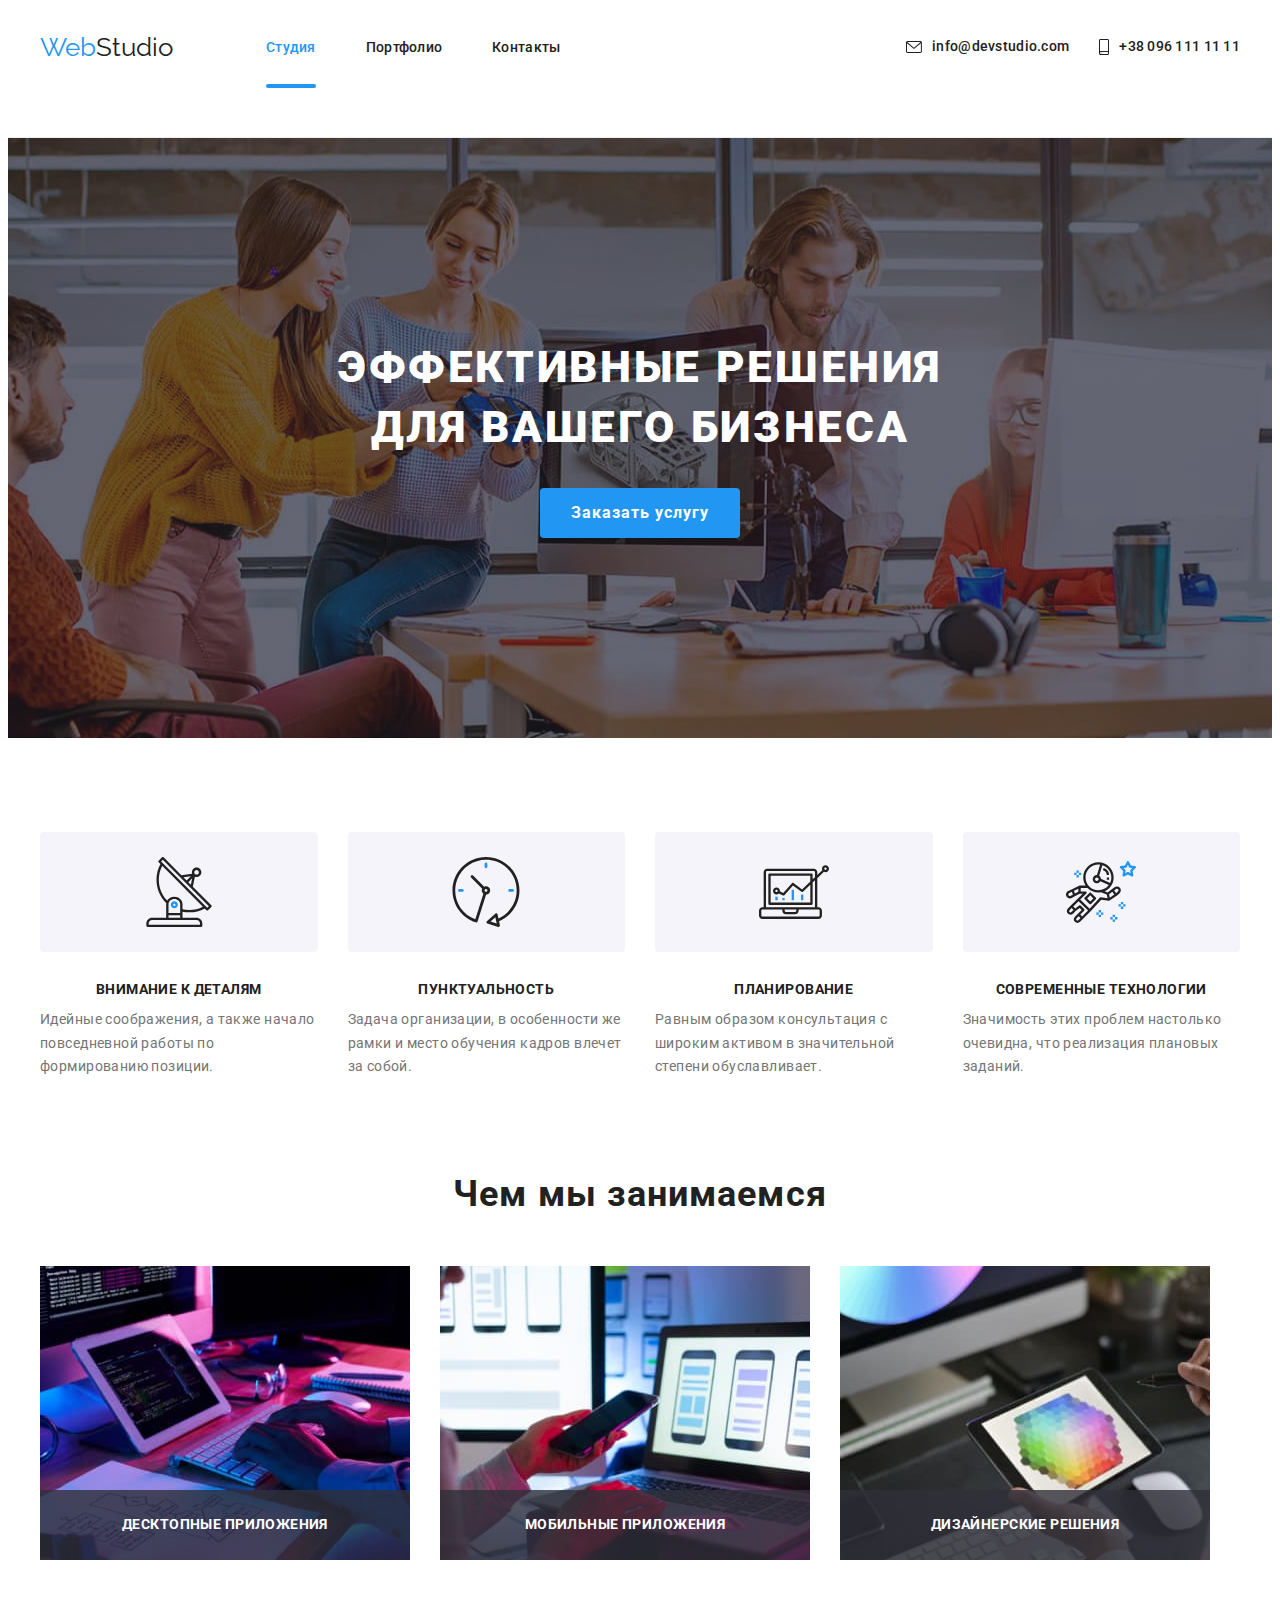
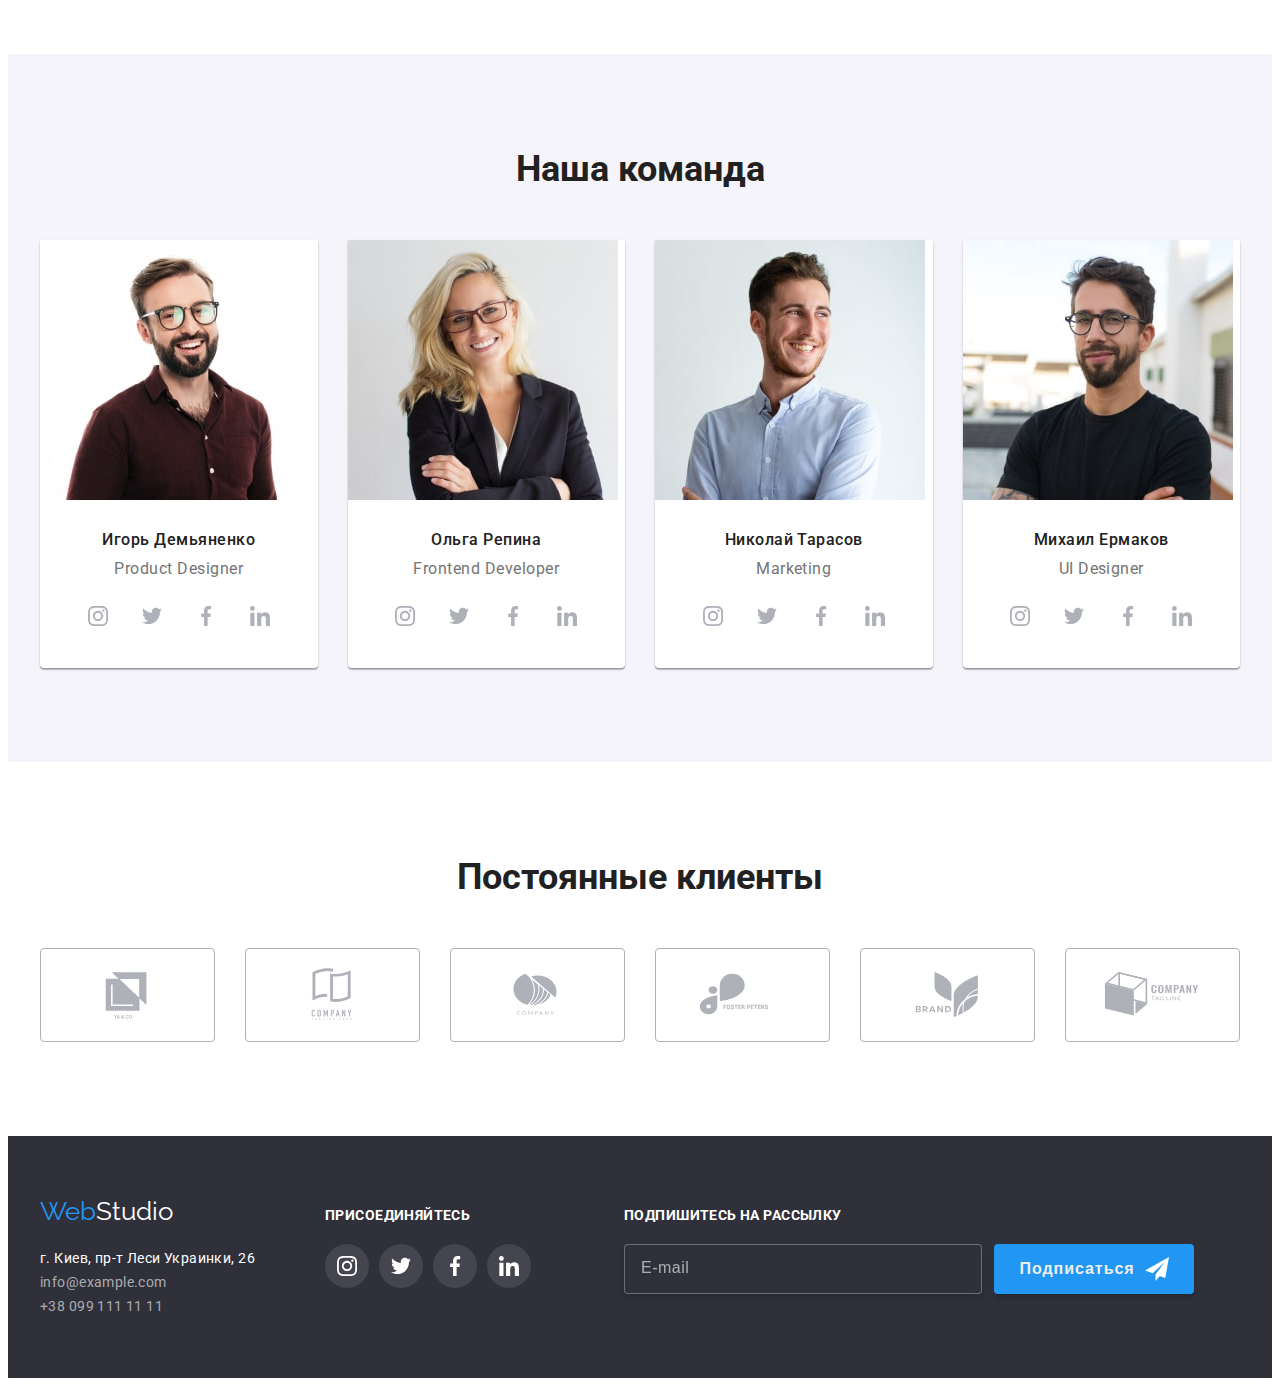
<file: index.html>
<!DOCTYPE html>
<html lang="ru">
  <head>
    <meta charset="UTF-8" />
    <meta http-equiv="X-UA-Compatible" content="IE=edge" />
    <meta name="viewport" content="width=device-width, initial-scale=1.0" />
    <title lang="en">Web Studio</title>
    <link
      rel="stylesheet"
      href="https://cdnjs.cloudflare.com/ajax/libs/modern-normalize/1.1.0/modern-normalize.min.css"
      integrity="sha512-wpPYUAdjBVSE4KJnH1VR1HeZfpl1ub8YT/NKx4PuQ5NmX2tKuGu6U/JRp5y+Y8XG2tV+wKQpNHVUX03MfMFn9Q=="
      crossorigin="anonymous"
      referrerpolicy="no-referrer"
    />
    <!-- <link href="./css/styles.css" rel="stylesheet" /> -->
    <!-- <link href="./css/main.css" rel="stylesheet" /> -->
    <link href="./css/main.min.css" rel="stylesheet" />
    <link rel="preconnect" href="https://fonts.googleapis.com" />
    <link rel="preconnect" href="https://fonts.gstatic.com" crossorigin />
    <link
      href="https://fonts.googleapis.com/css2?family=Raleway:wght@700&family=Roboto:wght@400;500;700;900&display=swap"
      rel="stylesheet"
    />
  </head>
  <body>
    <header class="header header--padding">
      <div class="container">
        <a href="./index.html" lang="en" class="logo header__logo--right link">
          <span class="web--blue">Web</span><span class="studio--black">Studio</span></a
        >
        <button type="button" class="header-mob__btn-open">
          <svg width="40" height="40" class="header-mob__btn-open-icon">
            <use href="./images/icons.svg#icon-menu_40px"></use>
          </svg>
        </button>
        <nav class="navigation">
          <ul class="menu">
            <li class="menu__item list">
              <div class="menu-studio__link--relative">
                <a href="./index.html" class="menu-studio__link link">Студия</a>
              </div>
            </li>
            <li class="menu__item list">
              <a href="./portfolio.html" class="link">Портфолио</a>
            </li>
            <li class="menu__item list">
              <a href="#footer-address" class="link">Контакты</a>
            </li>
          </ul>
        </nav>
        <ul class="contacts contacts-header--left">
          <li class="menu__item list">
            <a href="mailto:info@devstudio.com" class="menu__link link"
              ><svg width="16" height="12" class="menu__icon menu__icon--right">
                <use href="./images/icons.svg#icon-envelope"></use></svg
              >info@devstudio.com</a
            >
          </li>
          <li class="menu__item list">
            <a href="tel:+380961111111" class="menu__link link"
              ><svg width="10" height="16" class="menu__icon menu__icon--right">
                <use href="./images/icons.svg#icon-smartphone"></use>
              </svg>
              +38 096 111 11 11</a
            >
          </li>
        </ul>
      </div>
      <!-- HEADER-MODAL-->
      <div class="header-mob is-hidden">
        <div class="container">
          <button type="button" class="header-mob__btn-close">
            <svg width="40" height="40" class="header-mob__btn-close-icon">
              <use href="./images/icons.svg#icon-close_40px"></use>
            </svg>
          </button>
          <ul class="mob-menu">
            <li class="mob-menu__item list">
              <a href="./index.html" class="mob-menu__link mob-menu-studio__link link">Студия</a>
            </li>
            <li class="mob-menu__item list">
              <a href="./portfolio.html" class="mob-menu__link link">Портфолио</a>
            </li>
            <li class="mob-menu__item list">
              <a href="#footer-address" class="mob-menu__link link">Контакты</a>
            </li>
          </ul>
          <div class="mob-contacts">
            <ul class="mob-contact">
              <li class="mob-contact__item list list">
                <a href="tel:+380961111111" class="mob-contact__link-phone link"
                  >+38 096 111 11 11</a
                >
              </li>
              <li class="mob-contact__item list list">
                <a href="mailto:info@devstudio.com" class="mob-contact__link-mail link">
                  info@devstudio.com</a
                >
              </li>
            </ul>
            <ul class="mob-social">
              <li class="mob-social__item list">
                <a
                  href=""
                  class="link"
                  lang="en"
                  target="_blank"
                  rel="noopener norefferer nofollow"
                >
                  Instagram</a
                >
              </li>
              <li class="mob-social__item list">
                <a
                  href=""
                  class="link"
                  lang="en"
                  target="_blank"
                  rel="noopener norefferer nofollow"
                >
                  Twitter</a
                >
              </li>
              <li class="mob-social__item list">
                <a
                  href=""
                  class="link"
                  lang="en"
                  target="_blank"
                  rel="noopener norefferer nofollow"
                >
                  Facebook</a
                >
              </li>
              <li class="mob-social__item list">
                <a
                  href=""
                  class="link"
                  lang="en"
                  target="_blank"
                  rel="noopener norefferer nofollow"
                >
                  LinkedIn</a
                >
              </li>
            </ul>
          </div>
        </div>
      </div>
    </header>
    <main class="main">
      <!--Зробити замовлення-->
      <section class="hero hero--padding section">
        <div class="container">
          <h1 class="hero__title hero__title--margin">
            Эффективные решения <br />
            для вашего бизнеса
          </h1>
          <button type="button" class="hero__btn button" data-modal-open>Заказать услугу</button>
        </div>
      </section>
      <!--Переваги-->
      <section class="section">
        <!-- <h2 class="main-benefits-title">Переваги</h2> -->
        <div class="benefits container">
          <ul class="benefits__list">
            <li class="benefits__item list">
              <div class="benefits__bg benefits__bg--bottom">
                <svg width="70" height="70">
                  <use href="./images/icons.svg#icon-antenna"></use>
                </svg>
              </div>
              <div class="benefits__field">
                <h3 class="benefits__title benefits__title--bottom">Внимание к деталям</h3>
                <p class="benefits__text">
                  Идейные соображения, а также начало повседневной работы по формированию позиции.
                </p>
              </div>
            </li>
            <li class="benefits__item list">
              <div class="benefits__bg benefits__bg--bottom">
                <svg width="70" height="70">
                  <use href="./images/icons.svg#icon-clock"></use>
                </svg>
              </div>
              <div class="benefits__field">
                <h3 class="benefits__title benefits__title--bottom">Пунктуальность</h3>
                <p class="benefits__text">
                  Задача организации, в особенности же рамки и место обучения кадров влечет за
                  собой.
                </p>
              </div>
            </li>
            <li class="benefits__item list">
              <div class="benefits__bg benefits__bg--bottom">
                <svg width="70" height="70">
                  <use href="./images/icons.svg#icon-diagram"></use>
                </svg>
              </div>
              <div class="benefits__field">
                <h3 class="benefits__title benefits__title--bottom">Планирование</h3>
                <p class="benefits__text">
                  Равным образом консультация с широким активом в значительной степени
                  обуславливает.
                </p>
              </div>
            </li>
            <li class="benefits__item list">
              <div class="benefits__bg benefits__bg--bottom">
                <svg width="70" height="70">
                  <use href="./images/icons.svg#icon-astronaut"></use>
                </svg>
              </div>
              <div class="benefits__field">
                <h3 class="benefits__title benefits__title--bottom">Современные технологии</h3>
                <p class="benefits__text">
                  Значимость этих проблем настолько очевидна, что реализация плановых заданий.
                </p>
              </div>
            </li>
          </ul>
        </div>
        <!--Про нас-->
        <div class="about container">
          <h2 class="about__title about__title--bottom">Чем мы занимаемся</h2>
          <ul class="about__list">
            <li class="about__item list">
              <div class="about__field">
                <picture>
                  <source
                    srcset="./images/box/box_1-lep.jpg 1x, ./images/box/box_1-lep-2x.jpg 2x"
                    media="(min-width:1200px)"
                  />

                  <img src="./images/box/box_1-lep.jpg" alt="планшет клавіатура малюнок" />
                </picture>

                <h3 class="about__text">Десктопные приложения</h3>
              </div>
            </li>
            <li class="about__item list">
              <div class="about__field">
                <picture>
                  <source
                    srcset="./images/box/box_2-lep.jpg 1x, ./images/box/box_2-lep-2x.jpg 2x"
                    media="(min-width:1200px)"
                  />

                  <img src="./images/box/box_2-lep.jpg" alt="ноутбук телефон в в руках" />
                </picture>
                <h3 class="about__text">Мобильные приложения</h3>
              </div>
            </li>
            <li class="about__item list">
              <div class="about__field">
                <picture>
                  <source
                    srcset="./images/box/box_3-lep.jpg 1x, ./images/box/box_3-lep-2x.jpg 2x"
                    media="(min-width:1200px)"
                  />

                  <img src="./images/box/box_3-lep.jpg" alt="планшет в руках" />
                </picture>
                <h3 class="about__text">Дизайнерские решения</h3>
              </div>
            </li>
          </ul>
        </div>
      </section>
      <!--Наша команда-->
      <section class="team section">
        <div class="container">
          <h2 class="team__title">Наша команда</h2>
          <ul class="team__list">
            <li class="team__item list">
              <picture>
                <source
                  srcset="
                    ./images/foto/foto_demjanenko-lep.jpg    1x,
                    ./images/foto/foto_demjanenko-lep-2x.jpg 2x
                  "
                  media="(min-width:1200px)"
                />
                <source
                  srcset="
                    ./images/foto/foto_demjanenko-tab.jpg    1x,
                    ./images/foto/foto_demjanenko-tab-2x.jpg 2x
                  "
                  media="(min-width:768px)"
                />
                <source
                  srcset="
                    ./images/foto/foto_demjanenko-mob.jpg    1x,
                    ./images/foto/foto_demjanenko-mob-2x.jpg 2x
                  "
                  media="(min-width:320px)"
                />

                <img src="./images/foto/foto_demjanenko-lep.jpg" alt="фото Игорь Демяненко" />
              </picture>
              <div class="team-field">
                <h3 class="team-field__title team-field__title--bottom">Игорь Демьяненко</h3>
                <p lang="en" class="team-field__text team-field__text--bottom">Product Designer</p>
                <ul class="team-social">
                  <li class="team-social__item list">
                    <a href="" class="team-social__link"
                      ><svg class="team-social__icon" width="20" height="20">
                        <use href="./images/icons.svg#icon-instagram"></use>
                      </svg>
                    </a>
                  </li>
                  <li class="team-social__item list">
                    <a href="" class="team-social__link"
                      ><svg class="team-social__icon" width="20" height="20">
                        <use href="./images/icons.svg#icon-twitter"></use>
                      </svg>
                    </a>
                  </li>
                  <li class="team-social__item list">
                    <a href="" class="team-social__link"
                      ><svg class="team-social__icon" width="20" height="20">
                        <use href="./images/icons.svg#icon-facebook"></use>
                      </svg>
                    </a>
                  </li>
                  <li class="team-social__item list">
                    <a href="" class="team-social__link"
                      ><svg class="team-social__icon" width="20" height="20">
                        <use href="./images/icons.svg#icon-linkedin"></use>
                      </svg>
                    </a>
                  </li>
                </ul>
              </div>
            </li>
            <li class="team__item list">
              <picture>
                <source
                  srcset="
                    ./images/foto/foto_repina-lep.jpg    1x,
                    ./images/foto/foto_repina-lep-2x.jpg 2x
                  "
                  media="(min-width:1200px)"
                />
                <source
                  srcset="
                    ./images/foto/foto_repina-tab.jpg    1x,
                    ./images/foto/foto_repina-tab-2x.jpg 2x
                  "
                  media="(min-width:768px)"
                />
                <source
                  srcset="
                    ./images/foto/foto_repina-mob.jpg    1x,
                    ./images/foto/foto_repina-mob-2x.jpg 2x
                  "
                  media="(min-width:320px)"
                />

                <img src="./images/foto/foto_repina-lep.jpg" alt="фото Ольга Репина" />
              </picture>
              <div class="team-field">
                <h3 class="team-field__title team-field__title--bottom">Ольга Репина</h3>
                <p lang="en" class="team-field__text team-field__text--bottom">
                  Frontend Developer
                </p>
                <ul class="team-social">
                  <li class="team-social__item list">
                    <a href="" class="team-social__link"
                      ><svg class="team-social__icon" width="20" height="20">
                        <use href="./images/icons.svg#icon-instagram"></use>
                      </svg>
                    </a>
                  </li>
                  <li class="team-social__item list">
                    <a href="" class="team-social__link"
                      ><svg class="team-social__icon" width="20" height="20">
                        <use href="./images/icons.svg#icon-twitter"></use>
                      </svg>
                    </a>
                  </li>
                  <li class="team-social__item list">
                    <a href="" class="team-social__link"
                      ><svg class="team-social__icon" width="20" height="20">
                        <use href="./images/icons.svg#icon-facebook"></use>
                      </svg>
                    </a>
                  </li>
                  <li class="team-social__item list">
                    <a href="" class="team-social__link"
                      ><svg class="team-social__icon" width="20" height="20">
                        <use href="./images/icons.svg#icon-linkedin"></use>
                      </svg>
                    </a>
                  </li>
                </ul>
              </div>
            </li>
            <li class="team__item list">
              <picture>
                <source
                  srcset="
                    ./images/foto/foto_tarasov-lep.jpg    1x,
                    ./images/foto/foto_tarasov-lep-2x.jpg 2x
                  "
                  media="(min-width:1200px)"
                />
                <source
                  srcset="
                    ./images/foto/foto_tarasov-tab.jpg    1x,
                    ./images/foto/foto_tarasov-tab-2x.jpg 2x
                  "
                  media="(min-width:768px)"
                />
                <source
                  srcset="
                    ./images/foto/foto_tarasov-mob.jpg    1x,
                    ./images/foto/foto_tarasov-mob-2x.jpg 2x
                  "
                  media="(min-width:320px)"
                />

                <img src="./images/foto/foto_tarasov-lep.jpg" alt="фото Николай Тарасов" />
              </picture>
              <div class="team-field">
                <h3 class="team-field__title team-field__title--bottom">Николай Тарасов</h3>
                <p lang="en" class="team-field__text team-field__text--bottom">Marketing</p>
                <ul class="team-social">
                  <li class="team-social__item list">
                    <a href="" class="team-social__link"
                      ><svg class="team-social__icon" width="20" height="20">
                        <use href="./images/icons.svg#icon-instagram"></use>
                      </svg>
                    </a>
                  </li>
                  <li class="team-social__item list">
                    <a href="" class="team-social__link"
                      ><svg class="team-social__icon" width="20" height="20">
                        <use href="./images/icons.svg#icon-twitter"></use>
                      </svg>
                    </a>
                  </li>
                  <li class="team-social__item list">
                    <a href="" class="team-social__link"
                      ><svg class="team-social__icon" width="20" height="20">
                        <use href="./images/icons.svg#icon-facebook"></use>
                      </svg>
                    </a>
                  </li>
                  <li class="team-social__item list">
                    <a href="" class="team-social__link"
                      ><svg class="team-social__icon" width="20" height="20">
                        <use href="./images/icons.svg#icon-linkedin"></use>
                      </svg>
                    </a>
                  </li>
                </ul>
              </div>
            </li>
            <li class="team__item list">
              <picture>
                <source
                  srcset="
                    ./images/foto/foto_ermakov-lep.jpg    1x,
                    ./images/foto/foto_ermakov-lep-2x.jpg 2x
                  "
                  media="(min-width:1200px)"
                />
                <source
                  srcset="
                    ./images/foto/foto_ermakov-tab.jpg    1x,
                    ./images/foto/foto_ermakov-tab-2x.jpg 2x
                  "
                  media="(min-width:768px)"
                />
                <source
                  srcset="
                    ./images/foto/foto_ermakov-mob.jpg    1x,
                    ./images/foto/foto_ermakov-mob-2x.jpg 2x
                  "
                  media="(min-width:320px)"
                />

                <img src="./images/foto/foto_ermakov-lep.jpg" alt="фото Михаил Ермаков" />
              </picture>
              <div class="team-field">
                <h3 class="team-field__title team-field__title--bottom">Михаил Ермаков</h3>
                <p lang="en" class="team-field__text team-field__text--bottom">UI Designer</p>
                <ul class="team-social">
                  <li class="team-social__item list">
                    <a href="" class="team-social__link"
                      ><svg class="team-social__icon" width="20" height="20">
                        <use href="./images/icons.svg#icon-instagram"></use>
                      </svg>
                    </a>
                  </li>
                  <li class="team-social__item list">
                    <a href="" class="team-social__link"
                      ><svg class="team-social__icon" width="20" height="20">
                        <use href="./images/icons.svg#icon-twitter"></use>
                      </svg>
                    </a>
                  </li>
                  <li class="team-social__item list">
                    <a href="" class="team-social__link"
                      ><svg class="team-social__icon" width="20" height="20">
                        <use href="./images/icons.svg#icon-facebook"></use>
                      </svg>
                    </a>
                  </li>
                  <li class="team-social__item list">
                    <a href="" class="team-social__link"
                      ><svg class="team-social__icon" width="20" height="20">
                        <use href="./images/icons.svg#icon-linkedin"></use>
                      </svg>
                    </a>
                  </li>
                </ul>
              </div>
            </li>
          </ul>
        </div>
      </section>
      <!--Постійні клієнти-->
      <section class="client section">
        <div class="container">
          <h2 class="client__title client__title--bottom">Постоянные клиенты</h2>
          <ul class="client__list">
            <li class="client__item list">
              <a href="" class="client__link"
                ><svg width="106" height="60" class="client__icon">
                  <use href="./images/icons.svg#icon-logo-ya-co"></use></svg
              ></a>
            </li>
            <li class="client__item list">
              <a href="" class="client__link"
                ><svg width="106" height="60" class="client__icon">
                  <use href="./images/icons.svg#icon-logo-company-tagline-here"></use></svg
              ></a>
            </li>
            <li class="client__item list">
              <a href="" class="client__link"
                ><svg width="106" height="60" class="client__icon">
                  <use href="./images/icons.svg#icon-logo-company"></use></svg
              ></a>
            </li>
            <li class="client__item list">
              <a href="" class="client__link"
                ><svg width="106" height="60" class="client__icon">
                  <use href="./images/icons.svg#icon-logo-foster-peters"></use></svg
              ></a>
            </li>
            <li class="client__item list">
              <a href="" class="client__link"
                ><svg width="106" height="60" class="client__icon">
                  <use href="./images/icons.svg#icon-logo-brand"></use></svg
              ></a>
            </li>
            <li class="client__item list">
              <a href="" class="client__link"
                ><svg width="106" height="60" class="client__icon">
                  <use href="./images/icons.svg#icon-logo-conpany-tagline"></use></svg
              ></a>
            </li>
          </ul>
        </div>
      </section>
    </main>
    <footer class="footer footer--padding">
      <div class="container footer-container">
        <div class="footer-container__contact">
          <a href="./index.html" lang="en" class="logo link"
            ><span class="web--blue">Web</span><span class="studio--white">Studio</span></a
          >
          <address class="address address--top" id="footer-address">
            <p class="address__text">г. Киев, пр-т Леси Украинки, 26</p>
            <ul class="address__list">
              <li class="address__item--bottom list">
                <a href="mailto:info@example.com" class="address__link link">info@example.com</a>
              </li>
              <li class="address__item--bottom list">
                <a href="tel:+380991111111" class="address__link link">+38 099 111 11 11</a>
              </li>
            </ul>
          </address>
        </div>
        <div class="footer-social">
          <h3 class="footer-social__titel footer-social__titel--bottom">присоединяйтесь</h3>
          <ul class="footer-social__menu">
            <li class="footer-social__item list">
              <a href="" class="footer-social__link"
                ><svg class="footer-social__icon" width="20" height="20">
                  <use href="./images/icons.svg#icon-instagram"></use>
                </svg>
              </a>
            </li>
            <li class="footer-social__item list">
              <a href="" class="footer-social__link"
                ><svg class="footer-social__icon" width="20" height="20">
                  <use href="./images/icons.svg#icon-twitter"></use>
                </svg>
              </a>
            </li>
            <li class="footer-social__item list">
              <a href="" class="footer-social__link"
                ><svg class="footer-social__icon" width="20" height="20">
                  <use href="./images/icons.svg#icon-facebook"></use>
                </svg>
              </a>
            </li>
            <li class="footer-social__item list">
              <a href="" class="footer-social__link"
                ><svg class="footer-social__icon" width="20" height="20">
                  <use href="./images/icons.svg#icon-linkedin"></use>
                </svg>
              </a>
            </li>
          </ul>
        </div>
        <form class="footer-form">
          <div class="footer-field">
            <p class="footer-field__title footer-field__title--bottom">Подпишитесь на рассылку</p>
            <input
              type="email"
              name="email"
              placeholder="E-mail"
              class="footer__input footer__input--padding footer__input--margin"
              required
            />
          </div>
          <button type="submit" class="footer-btn">
            <span class="footer-btn__title">Подписаться</span>
            <svg class="footer-btn__logo" width="24" height="24">
              <use href="./images/icons.svg#icon-icon-send"></use>
            </svg>
          </button>
        </form>
      </div>
    </footer>
    <!--Модальне вікно-->
    <div class="backdrop is-hidden" data-modal>
      <div class="modal modal--padding">
        <button type="button" class="modal-btn-close" data-modal-close>
          <svg width="" height="" class="modal-btn-close__icon">
            <use href="./images/icons.svg#icon-close-black-18dp"></use>
          </svg>
        </button>
        <p class="modal__title modal__title--bottom">Оставьте свои данные, мы вам перезвоним</p>
        <form class="modal-form">
          <label for="name" class="modal-form__label person"
            ><span class="modal-form__title">Имя</span>
          </label>
          <div class="modal-form-wrap modal-form-wrap--top">
            <input type="text" name="name" id="name" class="modal-form__input person" />
            <svg class="modal-form__icon person" width="18" height="18">
              <use href="./images/icons.svg#icon-person-black-18dp"></use>
            </svg>
          </div>
          <label for="tel" class="modal-form__label tel"
            ><span class="modal-form__title">Телефон</span>
          </label>
          <div class="modal-form-wrap">
            <input type="tel" name="tel" id="tel" class="modal-form__input tel" required />
            <svg class="modal-form__icon tel" width="18" height="18">
              <use href="./images/icons.svg#icon-phone-black-18dp"></use>
            </svg>
          </div>
          <label for="email" class="modal-form__label email"
            ><span class="modal-form__title">Почта</span>
          </label>
          <div class="modal-form-wrap">
            <input type="email" name="email" id="email" class="modal-form__input email" required />
            <svg class="modal-form__icon email" width="18" height="18">
              <use href="./images/icons.svg#icon-email-black-18dp"></use>
            </svg>
          </div>
          <label for="comments" class="modal-form__label comments"
            ><span class="modal-form__title">Комментарий</span>
          </label>
          <div class="modal-form-wrap">
            <textarea
              placeholder="Введите текст"
              id="comments"
              class="modal-form__input comments"
            ></textarea>
          </div>
          <label for="submit" class="modal-checkbox">
            <input
              type="checkbox"
              name="policy"
              value="policy"
              id="submit"
              class="modal-checkbox__quadro"
              required
            />
            <svg class="modal-checkbox__icon" width="16" height="15">
              <use href="./images/icons.svg#icon-check"></use>
            </svg>
            <span class="modal-checkbox__text">
              Соглашаюсь с рассылкой и принимаю <a href="">Условия договора</a>
            </span>
          </label>
          <button type="submit" class="modal-btn-send">Отправить</button>
        </form>
      </div>
    </div>
    <script src="./js/mobile-menu.js"></script>
    <script src="./js/modal.js"></script>
  </body>
</html>
</file>
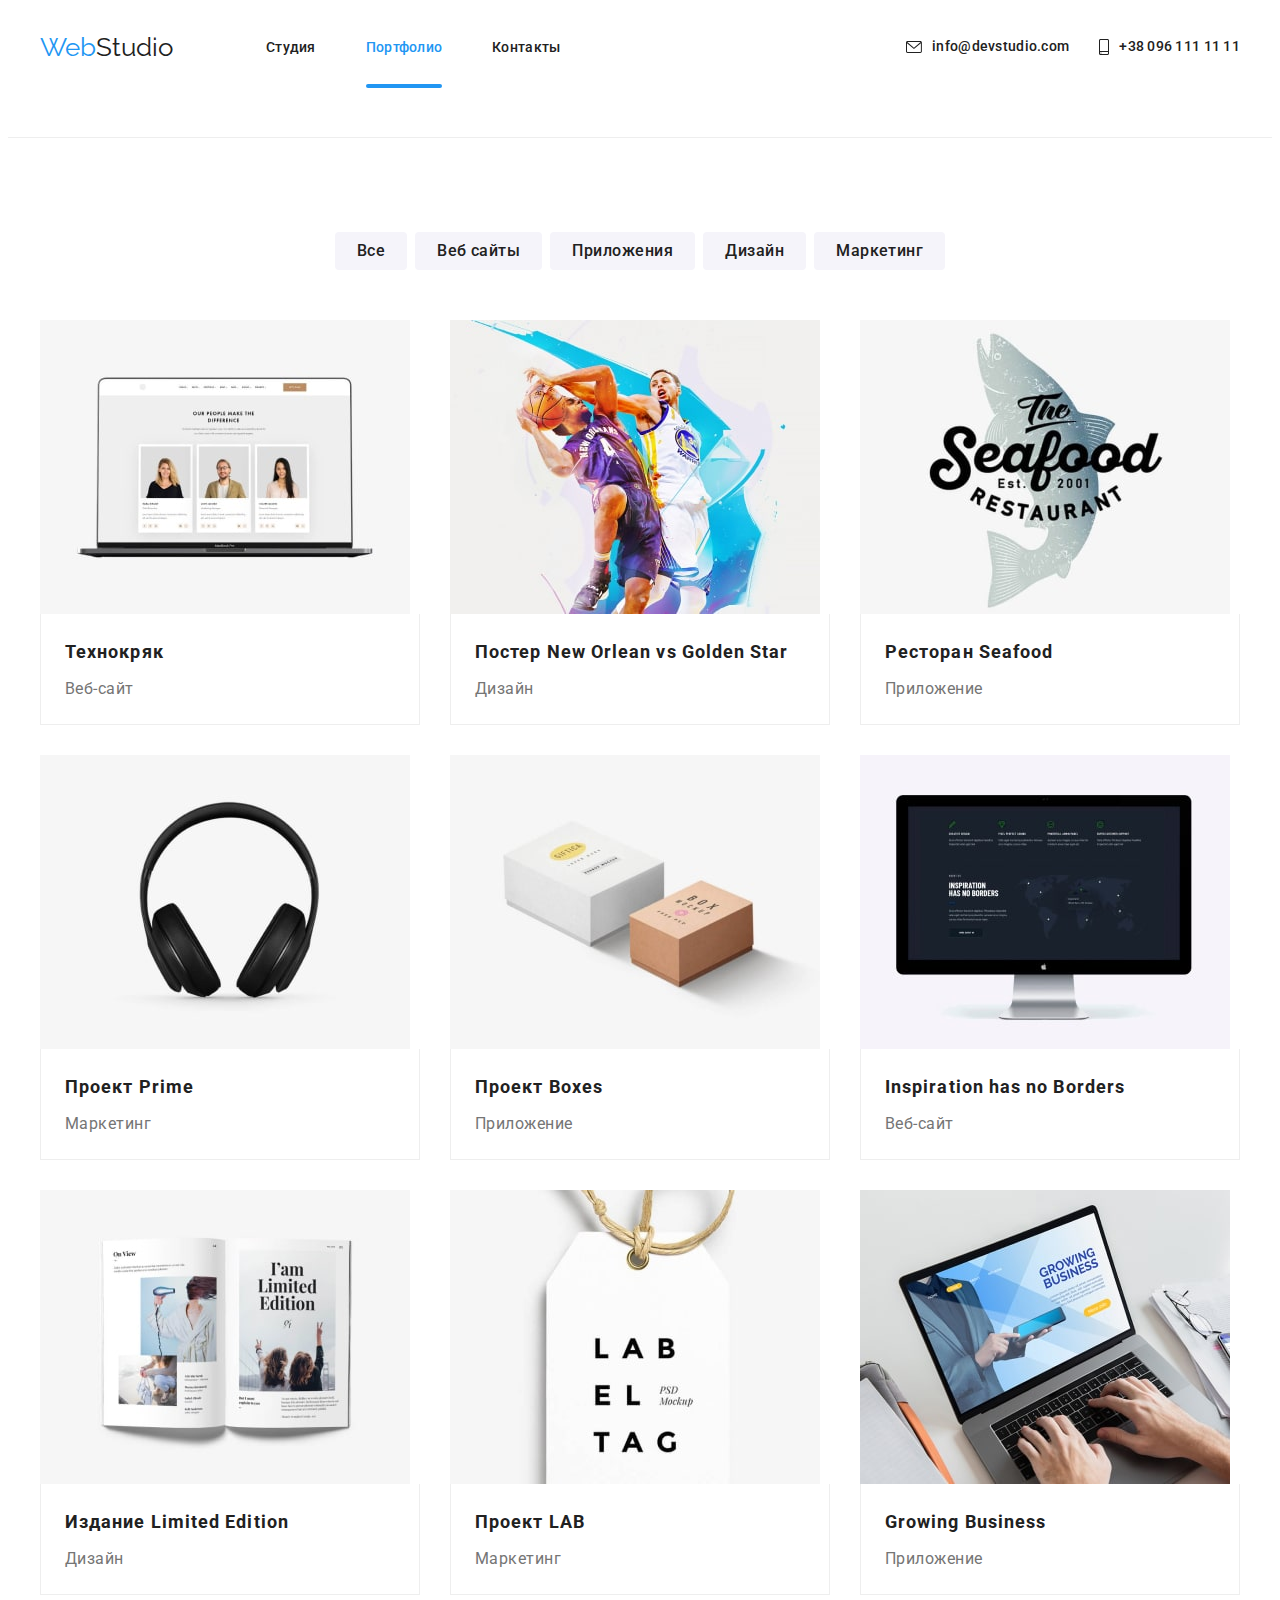
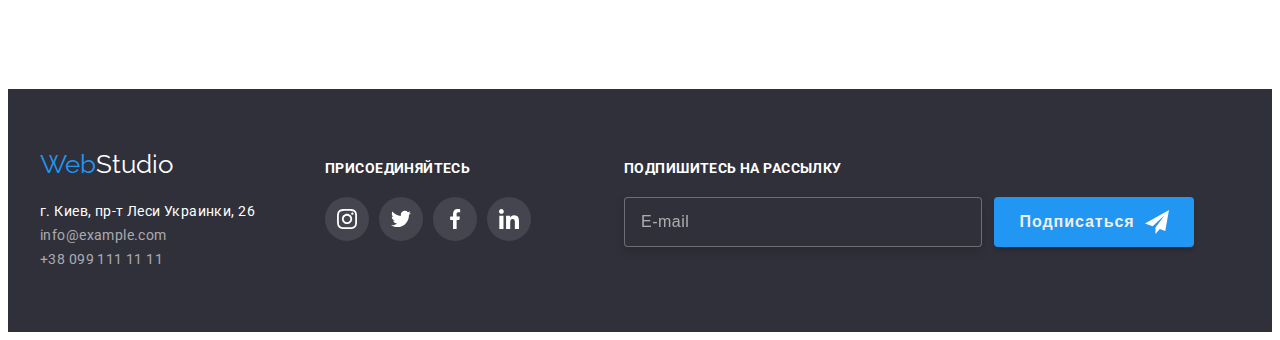
<file: portfolio.html>
<!DOCTYPE html>
<html lang="ru">
  <head>
    <meta charset="UTF-8" />
    <meta http-equiv="X-UA-Compatible" content="IE=edge" />
    <meta name="viewport" content="width=device-width, initial-scale=1.0" />
    <title lang="en">Web Studio</title>
    <link
      rel="stylesheet"
      href="https://cdnjs.cloudflare.com/ajax/libs/modern-normalize/1.1.0/modern-normalize.min.css"
      integrity="sha512-wpPYUAdjBVSE4KJnH1VR1HeZfpl1ub8YT/NKx4PuQ5NmX2tKuGu6U/JRp5y+Y8XG2tV+wKQpNHVUX03MfMFn9Q=="
      crossorigin="anonymous"
      referrerpolicy="no-referrer"
    />
    <!-- <link href="./css/styles.css" rel="stylesheet" /> -->
    <!-- <link href="./css/main.css" rel="stylesheet" /> -->
    <link href="./css/main.min.css" rel="stylesheet" />
    <link rel="preconnect" href="https://fonts.googleapis.com" />
    <link rel="preconnect" href="https://fonts.gstatic.com" crossorigin />
    <link
      href="https://fonts.googleapis.com/css2?family=Raleway:wght@700&family=Roboto:wght@400;500;700;900&display=swap"
      rel="stylesheet"
    />
  </head>
  <body>
    <header class="header header--padding">
      <div class="container">
        <a href="./index.html" lang="en" class="logo header__logo--right link">
          <span class="web--blue">Web</span><span class="studio--black">Studio</span></a
        >
        <button type="button" class="header-mob__btn-open">
          <svg width="40" height="40" class="header-mob__btn-open-icon">
            <use href="./images/icons.svg#icon-menu_40px"></use>
          </svg>
        </button>
        <nav class="navigation">
          <ul class="menu">
            <li class="menu__item list">
              <a href="./index.html" class="link">Студия</a>
            </li>
            <li class="menu__item list">
              <div class="menu-portfolio__link--relative">
                <a href="./portfolio.html" class="menu-portfolio__link link">Портфолио</a>
              </div>
            </li>
            <li class="menu__item list">
              <a href="#footer-address" class="link">Контакты</a>
            </li>
          </ul>
        </nav>
        <ul class="contacts contacts-header--left">
          <li class="menu__item list">
            <a href="mailto:info@devstudio.com" class="menu__link link"
              ><svg width="16" height="12" class="menu__icon menu__icon--right">
                <use href="./images/icons.svg#icon-envelope"></use></svg
              >info@devstudio.com</a
            >
          </li>
          <li class="menu__item list">
            <a href="tel:+380961111111" class="menu__link link"
              ><svg width="10" height="16" class="menu__icon menu__icon--right">
                <use href="./images/icons.svg#icon-smartphone"></use></svg
              >+38 096 111 11 11</a
            >
          </li>
        </ul>
      </div>
      <!-- HEADER-MODAL-->
      <div class="header-mob is-hidden">
        <div class="container">
          <button type="button" class="header-mob__btn-close">
            <svg width="40" height="40" class="header-mob__btn-close-icon">
              <use href="./images/icons.svg#icon-close_40px"></use>
            </svg>
          </button>
          <ul class="mob-menu">
            <li class="mob-menu__item list">
              <a href="./index.html" class="mob-menu__link link">Студия</a>
            </li>
            <li class="mob-menu__item list">
              <a href="./portfolio.html" class="mob-menu__link mob-menu-portfolio__link link"
                >Портфолио</a
              >
            </li>
            <li class="mob-menu__item list">
              <a href="#footer-address" class="mob-menu__link link">Контакты</a>
            </li>
          </ul>
          <div class="mob-contacts">
            <ul class="mob-contact">
              <li class="mob-contact__item list">
                <a href="tel:+380961111111" class="mob-contact__link-phone link"
                  >+38 096 111 11 11</a
                >
              </li>
              <li class="mob-contact__item list">
                <a href="mailto:info@devstudio.com" class="mob-contact__link-mail link">
                  info@devstudio.com</a
                >
              </li>
            </ul>
            <ul class="mob-social">
              <li class="mob-social__item list">
                <a href="" class="link" lang="en" target="_blank" rel="noopener norefferer nofollow"
                  >Instagram</a
                >
              </li>
              <li class="mob-social__item list">
                <a href="" class="link" lang="en" target="_blank" rel="noopener norefferer nofollow"
                  >Twitter</a
                >
              </li>
              <li class="mob-social__item list">
                <a href="" class="link" lang="en" target="_blank" rel="noopener norefferer nofollow"
                  >Facebook</a
                >
              </li>
              <li class="mob-social__item list">
                <a href="" class="link" lang="en" target="_blank" rel="noopener norefferer nofollow"
                  >LinkedIn</a
                >
              </li>
            </ul>
          </div>
        </div>
      </div>
    </header>
    <main class="main">
      <!--Портфоліо-->
      <section class="portfolio section">
        <div class="container">
          <!-- <h1 class="visualy-hidden">Портфолио</h1> -->
          <ul class="portfolio-btn__list portfolio-btn__list--bottom">
            <li class="portfolio-btn__item list">
              <button type="button" class="portfolio__btn button">Все</button>
            </li>
            <li class="portfolio-btn__item list">
              <button type="button" class="portfolio__btn button">Веб сайты</button>
            </li>
            <li class="portfolio-btn__item list">
              <button type="button" class="portfolio__btn button">Приложения</button>
            </li>
            <li class="portfolio-btn__item list">
              <button type="button" class="portfolio__btn button">Дизайн</button>
            </li>
            <li class="portfolio-btn__item list">
              <button type="button" class="portfolio__btn button">Маркетинг</button>
            </li>
          </ul>
          <ul class="portfolio-project__list">
            <li class="portfolio-project__item list">
              <a href="" class="portfolio-project__link link">
                <div class="portfolio-project__card">
                  <picture>
                    <source
                      srcset="
                        ./images/card/tehnokrjak-lep.jpg    1x,
                        ./images/card/tehnokrjak-lep-2x.jpg 2x
                      "
                      media="(min-width:1200px)"
                    />
                    <source
                      srcset="
                        ./images/card/tehnokrjak-tab.jpg    1x,
                        ./images/card/tehnokrjak-tab-2x.jpg 2x
                      "
                      media="(min-width:768px)"
                    />
                    <source
                      srcset="
                        ./images/card/tehnokrjak-mob.jpg    1x,
                        ./images/card/tehnokrjak-mob-2x.jpg 2x
                      "
                      media="(min-width:320px)"
                    />

                    <img src="./images/card/tehnokrjak-lep.jpg" alt="Технокряк" />
                  </picture>
                  <div class="portfolio-project__text portfolio-project__text--padding">
                    <p>
                      Ресурс предлагает комплексные предложения с разным уровнем функционала и
                      сервисов. Все это позволит посетителю получить исчерпывающие сведения о
                      компании или частном лице.
                    </p>
                  </div>
                </div>
                <div class="portfolio-project__border">
                  <h2 class="portfolio-project__title portfolio-project__title--bottom">
                    Технокряк
                  </h2>
                  <p class="portfolio-project__name">Веб-сайт</p>
                </div>
              </a>
            </li>
            <li class="portfolio-project__item list">
              <a href="" class="portfolio-project__link link">
                <div class="portfolio-project__card">
                  <picture>
                    <source
                      srcset="
                        ./images/card/new_orlean-lep.jpg    1x,
                        ./images/card/new_orlean-lep-2x.jpg 2x
                      "
                      media="(min-width:1200px)"
                    />
                    <source
                      srcset="
                        ./images/card/new_orlean-tab.jpg    1x,
                        ./images/card/new_orlean-tab-2x.jpg 2x
                      "
                      media="(min-width:768px)"
                    />
                    <source
                      srcset="
                        ./images/card/new_orlean-mob.jpg    1x,
                        ./images/card/new_orlean-mob-2x.jpg 2x
                      "
                      media="(min-width:320px)"
                    />

                    <img
                      src="./images/card/new_orlean-lep.jpg"
                      alt="Постер New Orlean vs Golden Star"
                    />
                  </picture>
                  <div class="portfolio-project__text portfolio-project__text--padding">
                    <p>
                      Ресурс предлагает комплексные предложения с разным уровнем функционала и
                      сервисов. Все это позволит посетителю получить исчерпывающие сведения о
                      компании или частном лице.
                    </p>
                  </div>
                </div>
                <div class="portfolio-project__border">
                  <h2 class="portfolio-project__title portfolio-project__title--bottom">
                    Постер New Orlean vs Golden Star
                  </h2>
                  <p class="portfolio-project__name">Дизайн</p>
                </div>
              </a>
            </li>
            <li class="portfolio-project__item list">
              <a href="" class="portfolio-project__link link">
                <div class="portfolio-project__card">
                  <picture>
                    <source
                      srcset="./images/card/seafood-lep.jpg 1x, ./images/card/seafood-lep-2x.jpg 2x"
                      media="(min-width:1200px)"
                    />
                    <source
                      srcset="./images/card/seafood-tab.jpg 1x, ./images/card/seafood-tab-2x.jpg 2x"
                      media="(min-width:768px)"
                    />
                    <source
                      srcset="./images/card/seafood-mob.jpg 1x, ./images/card/seafood-mob-2x.jpg 2x"
                      media="(min-width:320px)"
                    />

                    <img src="./images/card/seafood-lep.jpg" alt="Ресторан Seafood" />
                  </picture>
                  <div class="portfolio-project__text portfolio-project__text--padding">
                    <p>
                      Ресурс предлагает комплексные предложения с разным уровнем функционала и
                      сервисов. Все это позволит посетителю получить исчерпывающие сведения о
                      компании или частном лице.
                    </p>
                  </div>
                </div>
                <div class="portfolio-project__border">
                  <h2 class="portfolio-project__title portfolio-project__title--bottom">
                    Ресторан Seafood
                  </h2>
                  <p class="portfolio-project__name">Приложение</p>
                </div>
              </a>
            </li>
            <li class="portfolio-project__item list">
              <a href="" class="portfolio-project__link link">
                <div class="portfolio-project__card">
                  <picture>
                    <source
                      srcset="./images/card/prime-lep.jpg 1x, ./images/card/prime-lep-2x.jpg 2x"
                      media="(min-width:1200px)"
                    />
                    <source
                      srcset="./images/card/prime-tab.jpg 1x, ./images/card/prime-tab-2x.jpg 2x"
                      media="(min-width:768px)"
                    />
                    <source
                      srcset="./images/card/prime-mob.jpg 1x, ./images/card/prime-mob-2x.jpg 2x"
                      media="(min-width:320px)"
                    />

                    <img src="./images/card/prime-lep.jpg" alt="Проект Prime" />
                  </picture>
                  <div class="portfolio-project__text portfolio-project__text--padding">
                    <p>
                      Ресурс предлагает комплексные предложения с разным уровнем функционала и
                      сервисов. Все это позволит посетителю получить исчерпывающие сведения о
                      компании или частном лице.
                    </p>
                  </div>
                </div>
                <div class="portfolio-project__border">
                  <h2 class="portfolio-project__title portfolio-project__title--bottom">
                    Проект Prime
                  </h2>
                  <p class="portfolio-project__name">Маркетинг</p>
                </div>
              </a>
            </li>
            <li class="portfolio-project__item list">
              <a href="" class="portfolio-project__link link">
                <div class="portfolio-project__card">
                  <picture>
                    <source
                      srcset="./images/card/boxes-lep.jpg 1x, ./images/card/boxes-lep-2x.jpg 2x"
                      media="(min-width:1200px)"
                    />
                    <source
                      srcset="./images/card/boxes-tab.jpg 1x, ./images/card/boxes-tab-2x.jpg 2x"
                      media="(min-width:768px)"
                    />
                    <source
                      srcset="./images/card/boxes-mob.jpg 1x, ./images/card/boxes-mob-2x.jpg 2x"
                      media="(min-width:320px)"
                    />

                    <img src="./images/card/boxes-lep.jpg" alt="Проект Boxes" />
                  </picture>
                  <div class="portfolio-project__text portfolio-project__text--padding">
                    <p>
                      Ресурс предлагает комплексные предложения с разным уровнем функционала и
                      сервисов. Все это позволит посетителю получить исчерпывающие сведения о
                      компании или частном лице.
                    </p>
                  </div>
                </div>
                <div class="portfolio-project__border">
                  <h2 class="portfolio-project__title portfolio-project__title--bottom">
                    Проект Boxes
                  </h2>
                  <p class="portfolio-project__name">Приложение</p>
                </div>
              </a>
            </li>
            <li class="portfolio-project__item list">
              <a href="" class="portfolio-project__link link">
                <div class="portfolio-project__card">
                  <picture>
                    <source
                      srcset="
                        ./images/card/inspirations-lep.jpg    1x,
                        ./images/card/inspirations-lep-2x.jpg 2x
                      "
                      media="(min-width:1200px)"
                    />
                    <source
                      srcset="
                        ./images/card/inspirations-tab.jpg    1x,
                        ./images/card/inspirations-tab-2x.jpg 2x
                      "
                      media="(min-width:768px)"
                    />
                    <source
                      srcset="
                        ./images/card/inspirations-mob.jpg    1x,
                        ./images/card/inspirations-mob-2x.jpg 2x
                      "
                      media="(min-width:320px)"
                    />

                    <img
                      src="./images/card/inspirations-lep.jpg"
                      alt="Inspiration has no Borders"
                    />
                  </picture>
                  <div class="portfolio-project__text portfolio-project__text--padding">
                    <p>
                      Ресурс предлагает комплексные предложения с разным уровнем функционала и
                      сервисов. Все это позволит посетителю получить исчерпывающие сведения о
                      компании или частном лице.
                    </p>
                  </div>
                </div>
                <div class="portfolio-project__border">
                  <h2 class="portfolio-project__title portfolio-project__title--bottom">
                    Inspiration has no Borders
                  </h2>
                  <p class="portfolio-project__name">Веб-сайт</p>
                </div>
              </a>
            </li>
            <li class="portfolio-project__item list">
              <a href="" class="portfolio-project__link link">
                <div class="portfolio-project__card">
                  <picture>
                    <source
                      srcset="./images/card/edition-lep.jpg 1x, ./images/card/edition-lep-2x.jpg 2x"
                      media="(min-width:1200px)"
                    />
                    <source
                      srcset="./images/card/edition-tab.jpg 1x, ./images/card/edition-tab-2x.jpg 2x"
                      media="(min-width:768px)"
                    />
                    <source
                      srcset="./images/card/edition-mob.jpg 1x, ./images/card/edition-mob-2x.jpg 2x"
                      media="(min-width:320px)"
                    />

                    <img src="./images/card/edition-lep.jpg" alt="Издание Limited Edition" />
                  </picture>
                  <div class="portfolio-project__text portfolio-project__text--padding">
                    <p>
                      Ресурс предлагает комплексные предложения с разным уровнем функционала и
                      сервисов. Все это позволит посетителю получить исчерпывающие сведения о
                      компании или частном лице.
                    </p>
                  </div>
                </div>
                <div class="portfolio-project__border">
                  <h2 class="portfolio-project__title portfolio-project__title--bottom">
                    Издание Limited Edition
                  </h2>
                  <p class="portfolio-project__name">Дизайн</p>
                </div>
              </a>
            </li>
            <li class="portfolio-project__item list">
              <a href="" class="portfolio-project__link link">
                <div class="portfolio-project__card">
                  <picture>
                    <source
                      srcset="./images/card/lab-lep.jpg 1x, ./images/card/lab-lep-2x.jpg 2x"
                      media="(min-width:1200px)"
                    />
                    <source
                      srcset="./images/card/lab-tab.jpg 1x, ./images/card/lab-tab-2x.jpg 2x"
                      media="(min-width:768px)"
                    />
                    <source
                      srcset="./images/card/lab-mob.jpg 1x, ./images/card/lab-mob-2x.jpg 2x"
                      media="(min-width:320px)"
                    />

                    <img src="./images/card/lab-lep.jpg" alt="Проект LAB" />
                  </picture>
                  <div class="portfolio-project__text portfolio-project__text--padding">
                    <p>
                      Ресурс предлагает комплексные предложения с разным уровнем функционала и
                      сервисов. Все это позволит посетителю получить исчерпывающие сведения о
                      компании или частном лице.
                    </p>
                  </div>
                </div>
                <div class="portfolio-project__border">
                  <h2 class="portfolio-project__title portfolio-project__title--bottom">
                    Проект LAB
                  </h2>
                  <p class="portfolio-project__name">Маркетинг</p>
                </div>
              </a>
            </li>
            <li class="portfolio-project__item list">
              <a href="" class="portfolio-project__link link">
                <div class="portfolio-project__card">
                  <picture>
                    <source
                      srcset="./images/card/growing-lep.jpg 1x, ./images/card/growing-lep-2x.jpg 2x"
                      media="(min-width:1200px)"
                    />
                    <source
                      srcset="./images/card/growing-tab.jpg 1x, ./images/card/growing-tab-2x.jpg 2x"
                      media="(min-width:768px)"
                    />
                    <source
                      srcset="./images/card/growing-mob.jpg 1x, ./images/card/growing-mob-2x.jpg 2x"
                      media="(min-width:320px)"
                    />

                    <img src="./images/card/growing-lep.jpg" alt="Growing Business" />
                  </picture>
                  <div class="portfolio-project__text portfolio-project__text--padding">
                    <p>
                      Ресурс предлагает комплексные предложения с разным уровнем функционала и
                      сервисов. Все это позволит посетителю получить исчерпывающие сведения о
                      компании или частном лице.
                    </p>
                  </div>
                </div>
                <div class="portfolio-project__border">
                  <h2 class="portfolio-project__title portfolio-project__title--bottom">
                    Growing Business
                  </h2>
                  <p class="portfolio-project__name">Приложение</p>
                </div>
              </a>
            </li>
          </ul>
        </div>
      </section>
    </main>
    <footer class="footer footer--padding">
      <div class="container footer-container">
        <div class="footer-container__contact">
          <a href="./index.html" lang="en" class="logo link"
            ><span class="web--blue">Web</span><span class="studio--white">Studio</span></a
          >
          <address class="address address--top" id="footer-address">
            <p class="address__text">г. Киев, пр-т Леси Украинки, 26</p>
            <ul class="address__list">
              <li class="address__item--bottom list">
                <a href="mailto:info@example.com" class="address__link link">info@example.com</a>
              </li>
              <li class="address__item--bottom list">
                <a href="tel:+380991111111" class="address__link link">+38 099 111 11 11</a>
              </li>
            </ul>
          </address>
        </div>
        <div class="footer-social">
          <h3 class="footer-social__titel footer-social__titel--bottom">присоединяйтесь</h3>
          <ul class="footer-social__menu">
            <li class="footer-social__item list">
              <a href="" class="footer-social__link"
                ><svg class="footer-social__icon" width="20" height="20">
                  <use href="./images/icons.svg#icon-instagram"></use>
                </svg>
              </a>
            </li>
            <li class="footer-social__item list">
              <a href="" class="footer-social__link"
                ><svg class="footer-social__icon" width="20" height="20">
                  <use href="./images/icons.svg#icon-twitter"></use>
                </svg>
              </a>
            </li>
            <li class="footer-social__item list">
              <a href="" class="footer-social__link"
                ><svg class="footer-social__icon" width="20" height="20">
                  <use href="./images/icons.svg#icon-facebook"></use>
                </svg>
              </a>
            </li>
            <li class="footer-social__item list">
              <a href="" class="footer-social__link"
                ><svg class="footer-social__icon" width="20" height="20">
                  <use href="./images/icons.svg#icon-linkedin"></use>
                </svg>
              </a>
            </li>
          </ul>
        </div>
        <form class="footer-form">
          <div class="footer-field">
            <p class="footer-field__title footer-field__title--bottom">Подпишитесь на рассылку</p>
            <input
              type="email"
              name="email"
              placeholder="E-mail"
              class="footer__input footer__input--padding footer__input--margin"
              required
            />
          </div>
          <button type="submit" class="footer-btn">
            <span class="footer-btn__title">Подписаться</span>
            <svg class="footer-btn__logo" width="24" height="24">
              <use href="./images/icons.svg#icon-icon-send"></use>
            </svg>
          </button>
        </form>
      </div>
    </footer>
    <script src="./js/mobile-menu.js"></script>
  </body>
</html>
</file>
<file: css/styles.css>
body {
  font-family: 'Roboto', sans-serif;
}
p,
h1,
h2,
h3,
h4,
h5,
h6 {
  margin: 0;
}

ul,
ul {
  padding-left: 0;
  margin: 0;
}

button {
  cursor: pointer;
}

img {
  display: block;
}

.link {
  text-decoration: none;
}

.list {
  list-style: none;
}

.container {
  width: 1200px;
  padding-left: 15px;
  padding-right: 15px;
  margin: 0 auto;
}

:root {
  --main-color: #212121;
  --second-color: #757575;
  --third-color: #ffffff;
  --fourth-color: #2196f3;
  --background-color: #2f303a;
  --hover-color: #2196f3;
  --transition-main: 250ms cubic-bezier(0.4, 0, 0.2, 1);
}

.section {
  padding-top: 94px;
  padding-bottom: 94px;
}

.visually-hidden {
  position: absolute;
  white-space: nowrap;
  width: 1px;
  height: 1px;
  overflow: hidden;
  border: 0;
  padding: 0;
  clip: rect(0 0 0 0);
  clip-path: inset(50%);
  margin: -1px;
}

/* -----------------------------HEADER---------------------------- */
.header {
  background-color: #ffffff;
  /* padding-top: 24px;
  padding-bottom: 25px; */
  border-bottom: 1px solid #eeeeee;
}

.header--padding {
  padding-top: 24px;
  padding-bottom: 25px;
}

.header .container {
  display: flex;
  align-items: center;
}

.navigation {
  display: flex;
  align-items: center;
}

.logo {
  font-family: 'Raleway';
  font-weight: 700;
  font-size: 26px;
  line-height: 1.19;
  letter-spacing: 0.03em;
}

.header__logo--right {
  /* font-family: 'Raleway';
  font-weight: 700;
  font-size: 26px;
  line-height: 1.19;
  letter-spacing: 0.03em; */
  margin-right: 93px;
}

.web--blue {
  color: var(--fourth-color);
}
.studio--black {
  color: var(--main-color);
}

.menu {
  font-weight: 500;
  font-size: 14px;
  line-height: 1.38;
  letter-spacing: 0.02em;
  color: var(--main-color);
  display: flex;
}

.menu-studio__link {
  color: var(--hover-color);
}

.menu-studio__link--relative {
  position: relative;
}

.menu-studio__link::after {
  content: '';
  position: absolute;
  display: block;
  /* left: 0;
  bottom: 0; */

  margin-top: 28px;
  width: 100%;
  height: 4px;
  background: #2196f3;
  border-radius: 2px;
}

.menu-portfolio__link {
  color: var(--hover-color);
}

.menu-portfolio__link--relative {
  position: relative;
}

.menu-portfolio__link::after {
  content: '';
  position: absolute;
  display: block;
  margin-top: 28px;
  width: 100%;
  height: 4px;
  background: #2196f3;
  border-radius: 2px;
}

.menu__item > a {
  color: var(--main-color);
  transition: color var(--transition-main);
}

.menu__item > a:hover,
.menu__item > a:focus {
  color: var(--hover-color);
}

.menu__item:not(:last-child) {
  margin-right: 30px;
}

.menu-studio__link:hover,
.menu-studio__link:focus {
  color: var(--hover-color);
}

.menu-portfolio__link:hover,
.menu-portfolio__link:focus {
  color: var(--hover-color);
}

.contacts {
  display: flex;
  /* margin-left: auto; */
}

.contacts-header--left {
  margin-left: auto;
}

.menu__link {
  font-weight: 500;
  font-size: 14px;
  line-height: 16px;
  letter-spacing: 0.02em;
  color: var(--second-color);
  display: flex;
  align-items: center;
  transition: color var(--transition-main);
}

.menu__link:hover,
.menu__link:focus {
  color: var(--hover-color);
}

.menu__icon {
  /* margin-right: 10px; */
  fill: currentColor;
}

.menu__icon--right {
  margin-right: 10px;
}

/* -----------------------------HERO---------------------------- */

.hero {
  background-image: url(../images/overlay-hero.png), url(../images/img-hero.jpg),
    url(../images/bg-hero.png);
  max-width: 1600px;
  margin: 0 auto;
  background-size: cover;
  background-repeat: no-repeat;
  background-position: center;
  /* padding-top: 200px;
  padding-bottom: 200px; */
}

.hero--padding {
  padding-top: 200px;
  padding-bottom: 200px;
}

.hero__title {
  font-weight: 900;
  font-size: 44px;
  line-height: 1.36;
  text-align: center;
  letter-spacing: 0.06em;
  text-transform: uppercase;
  color: var(--third-color);
  width: 696px;
  height: auto;
  /* margin-bottom: 30px;
  margin-left: auto;
  margin-right: auto; */
  display: block;
}

.hero__title--margin {
  margin-bottom: 30px;
  margin-left: auto;
  margin-right: auto;
}

.hero__btn {
  font-family: inherit;
  font-weight: 700;
  font-size: 16px;
  line-height: 1.88;
  text-align: center;
  letter-spacing: 0.06em;
  color: var(--third-color);
  background-color: var(--hover-color);
  width: 200px;
  height: 50px;
  border-radius: 4px;
  border: none;
  margin: 0 auto;
  display: block;
  transition: color var(--transition-main), background-color var(--transition-main);
}

.hero__btn:hover,
.hero__btn:focus {
  color: var(--main-color);
  background-color: #f5f4fa;
}

/* --------------------------------BENEFITS---------------------------- */

.benefits {
  margin-bottom: 94px;
}

/* .main-benefits-title {
  visibility: hidden;
} */

.benefits__list {
  display: flex;
}

.benefits__bg {
  display: flex;
  background-color: #f5f4fa;
  border-radius: 4px;
  width: 270px;
  height: 120px;
  justify-content: center;
  align-items: center;
  /* margin-bottom: 30px; */
}

.benefits__bg--bottom {
  margin-bottom: 30px;
}

.benefits__item {
  width: 270px;
}

.benefits__item:not(:last-child) {
  margin-right: 30px;
}

.benefits__title {
  font-weight: 700;
  font-size: 14px;
  line-height: 1.14;
  letter-spacing: 0.03em;
  text-transform: uppercase;
  color: var(--main-color);
  /* margin-bottom: 10px; */
}

.benefits__title--bottom {
  margin-bottom: 10px;
}

.benefits__text {
  font-size: 14px;
  line-height: 1.71;
  letter-spacing: 0.03em;
  color: var(--second-color);
}
/* --------------------------------ABOUT---------------------------- */

.about__title {
  font-weight: 700;
  font-size: 36px;
  line-height: 1.17;
  text-align: center;
  letter-spacing: 0.03em;
  color: var(--main-color);
  /* margin-bottom: 50px; */
}

.about__title--bottom {
  margin-bottom: 50px;
}

.about__list {
  display: flex;
  /* margin-left: -30px; */
  /* display: flex;
  justify-content: space-between; */
}
/* .main-services-item {
  flex-basis: culc((100% - 90px) / 3);
  margin-left: 30px;
} */

.about__item:not(:last-child) {
  margin-right: 30px;
}

.about__field {
  position: relative;
}

.about__text {
  position: absolute;
  bottom: 0;
  left: 0;
  font-weight: 700;
  font-size: 14px;
  line-height: 1.14;
  text-align: center;
  letter-spacing: 0.03em;
  text-transform: uppercase;
  display: flex;
  align-items: center;
  justify-content: center;
  color: #ffffff;
  background-color: rgba(47, 48, 58, 0.8);
  box-sizing: border-box;
  width: 370px;
  height: 70px;
}

/* --------------------------------TEAM---------------------------- */
.team.section {
  padding-bottom: 94px;
}

.team {
  background-color: #f5f4fa;
}
.team__title {
  font-weight: 700;
  font-size: 36px;
  line-height: 1.17;
  text-align: center;
  letter-spacing: 0.03em;
  color: var(--main-color);
  padding-top: 0px;
  margin-bottom: 50px;
}
.team__list {
  display: flex;

  /* margin-left: -30px; */
  /* justify-content: space-between; */
}

.team__item {
  /* flex-basis: culc((100% - 120px) / 4);
  margin-left: 30px; */

  width: 270px;
  background-color: #ffffff;
  box-shadow: 0px 1px 3px rgba(0, 0, 0, 0.12), 0px 1px 1px rgba(0, 0, 0, 0.14),
    0px 2px 1px rgba(0, 0, 0, 0.2);
  border-radius: 0px 0px 4px 4px;
}

.team__item:not(:last-child) {
  margin-right: 30px;
}

.team-field {
  padding-top: 30px;
  padding-bottom: 30px;
}

.team-field__title {
  font-weight: 500;
  font-size: 16px;
  line-height: 1.19;
  text-align: center;
  letter-spacing: 0.03em;
  color: var(--main-color);
  /* margin-bottom: 10px; */
}

.team-field__title--bottom {
  margin-bottom: 10px;
}

.team-field__text {
  font-size: 16px;
  line-height: 1.19;
  text-align: center;
  letter-spacing: 0.03em;
  color: var(--second-color);
  /* margin-bottom: 16px; */
}

.team-field__text--bottom {
  margin-bottom: 16px;
}

.team-social {
  display: flex;
  justify-content: center;
  align-items: center;
}

.team-social__item + .team-social__item {
  margin-left: 10px;
}

.team-social__link {
  width: 44px;
  height: 44px;
  border-radius: 50%;
  background-color: #ffffff;
  display: flex;
  justify-content: center;
  align-items: center;
  transition: background-color var(--transition-main);
}

.team-social__icon {
  fill: #afb1b8;
  transition: fill var(--transition-main);
}

.team-social__link:hover,
.team-social__link:focus {
  background-color: #2196f3;
}

.team-social__link:hover .icon-social,
.team-social__link:focus .icon-social {
  fill: #ffffff;
}

/* ------------------------------CLIENTS---------------------------- */

.client__title {
  font-weight: 700;
  font-size: 36px;
  line-height: 42px;
  text-align: center;
  letter-spacing: 0.03em;
  color: var(--main-color);
  padding-top: 0px;
  /* margin-bottom: 50px; */
}

.client__title--bottom {
  margin-bottom: 50px;
}

.client__list {
  display: flex;
  justify-content: center;
  align-items: center;
}

.client__item + .client__item {
  margin-left: 30px;
}

.client__link {
  display: flex;
  justify-content: center;
  align-items: center;
  width: 170px;
  height: 92px;
  border: 1px solid #afb1b8;
  border-radius: 4px;
  transition: border-color var(--transition-main);
}

.client__icon {
  fill: #afb1b8;
  transition: fill var(--transition-main);
}

.client__link:hover,
.client__link:focus {
  border-color: #2196f3;
}

.client__link:hover .client__icon,
.client__link:focus .client__icon {
  fill: #2196f3;
}

/* --------------------------------PORTFOLIO---------------------------- */

.portfolio.section {
  padding-bottom: 94px;
}

.portfolio-btn__list {
  display: flex;
  justify-content: center;
}

.portfolio-btn__item:not(:last-child) {
  margin-right: 8px;
}

.portfolio-btn__list--bottom {
  margin-bottom: 50px;
}

.portfolio__btn {
  font-family: inherit;
  font-weight: 500;
  font-size: 16px;
  line-height: 1.62;
  text-align: center;
  letter-spacing: 0.03em;
  color: var(--main-color);
  background-color: #f5f4fa;
  width: auto;
  height: 38px;
  border: none;
  border-radius: 4px;
  border-color: #f5f4fa;
  display: block;
  padding: 6px 22px;
  transition: color var(--transition-main), background-color var(--transition-main),
    box-shadow var(--transition-main);
}

.portfolio__btn:hover,
.portfolio__btn:focus {
  color: var(--third-color);
  background-color: var(--hover-color);
  box-shadow: 0px 3px 1px rgba(0, 0, 0, 0.1), 0px 1px 2px rgba(0, 0, 0, 0.08),
    0px 2px 2px rgba(0, 0, 0, 0.12);
}

.portfolio-project__list {
  display: flex;
  flex-wrap: wrap;
  margin-top: -30px;
  margin-left: -30px;
}

/* .main-portfolio-projects {
justify-content: space-between;
} */

.portfolio-project__item {
  /* flex-basis: calc((100% - 270px) / 9); */
  margin-left: 30px;
  margin-top: 30px;
}

.portfolio-project__link {
  display: block;
  transition: box-shadow var(--transition-main);
}

.portfolio-project__link:hover,
.portfolio-project__link:focus {
  box-shadow: 0px 1px 1px rgba(0, 0, 0, 0.12), 0px 4px 4px rgba(0, 0, 0, 0.06),
    1px 4px 6px rgba(0, 0, 0, 0.16);
}

.portfolio-project__card {
  position: relative;
  overflow: hidden;
}

.portfolio-project__link:hover .portfolio-project__text,
.portfolio-project__link:focus .portfolio-project__text {
  transform: translateY(0);
}

.portfolio-project__text {
  position: absolute;
  left: 0;
  bottom: 0;
  width: 100%;
  height: 100%;

  box-sizing: border-box;
  /* padding: 63px 24px; */

  font-weight: 400;
  font-size: 18px;
  line-height: 1.56;
  letter-spacing: 0.03em;

  color: #ffffff;
  background-color: rgba(33, 150, 243, 0.9);

  transform: translateY(100%);
  transition: transform var(--transition-main);
}

.portfolio-project__text--padding {
  padding: 63px 24px;
}

.portfolio-project__border {
  border-right: 1px solid #eeeeee;
  border-bottom: 1px solid #eeeeee;
  border-left: 1px solid #eeeeee;
  padding: 20px 24px;
}

.portfolio-project__title {
  font-weight: 700;
  font-size: 18px;
  line-height: 2;
  letter-spacing: 0.06em;
  color: var(--main-color);
  /* margin-bottom: 4px; */
}

.portfolio-project__title--bottom {
  margin-bottom: 4px;
}

.portfolio-project__name {
  font-size: 16px;
  line-height: 1.88;
  letter-spacing: 0.03em;
  color: var(--second-color);
}

/* -----------------------------FOOTER---------------------------- */
.footer {
  background-color: var(--background-color);
  /* padding-top: 60px;
  padding-bottom: 60px; */
}

.footer--padding {
  padding-top: 60px;
  padding-bottom: 60px;
}

.footer-container {
  display: flex;
  align-items: baseline;
}

.footer-container--left + .footer-social {
  margin-left: 70px;
}

/* .footer-logo {
  font-family: 'Raleway';
  font-weight: 700;
  font-size: 26px;
  line-height: 1.19;
  letter-spacing: 0.03em;
} */

/* .footer-web {
  color: var(--fourth-color);
} */

.logo {
  font-family: 'Raleway';
  font-weight: 700;
  font-size: 26px;
  line-height: 1.19;
  letter-spacing: 0.03em;
}

.web--blue {
  color: var(--fourth-color);
}

.studio--white {
  color: var(--third-color);
}

.address {
  font-style: normal;
}

.address--top {
  margin-top: 20px;
}

.address__text {
  font-size: 14px;
  line-height: 1.71;
  letter-spacing: 0.03em;
  color: #ffffff;
  margin-bottom: 9px;
}

.address__item--bottom {
  margin-bottom: 9px;
}

.address__link {
  font-size: 14px;
  line-height: 1.71;
  letter-spacing: 0.03em;
  color: rgba(255, 255, 255, 0.6);
  transition: color var(--transition-main);
}

.address__link:hover,
.address__link:focus {
  color: #ffffff;
}

.address__list {
  font-style: normal;
}

.footer-social__titel {
  font-weight: 700;
  font-size: 14px;
  line-height: 1.14;
  letter-spacing: 0.03em;
  text-transform: uppercase;
  color: #ffffff;
  /* margin-bottom: 20px; */
}

.footer-social__titel--bottom {
  margin-bottom: 20px;
}

.footer-social__menu {
  display: flex;
  align-items: center;
}

.footer-social__item + .footer-social__item {
  margin-left: 10px;
}

.footer-social__link {
  width: 44px;
  height: 44px;
  border-radius: 50%;
  background-color: rgba(255, 255, 255, 0.1);
  display: flex;
  justify-content: center;
  align-items: center;
  transition: background-color var(--transition-main);
}

.footer-social__icon {
  fill: #ffffff;
  transition: fill var(--transition-main);
}

.footer-social__link:hover,
.footer-social__link:focus {
  background-color: #afb1b8;
}

.footer-form {
  height: 86px;
  display: flex;
  align-items: flex-end;
}

.footer-social + .footer-form {
  margin-left: 93px;
}

.footer-field__title {
  font-weight: 700;
  font-size: 14px;
  line-height: 1.14;
  letter-spacing: 0.03em;
  text-transform: uppercase;
  color: #ffffff;
  /* margin-bottom: 20px; */
}

.footer-field__title--bottom {
  margin-bottom: 20px;
}

.footer__input {
  width: 358px;
  height: 50px;
  background: #2f303a;

  border: 1px solid rgba(255, 255, 255, 0.3);
  box-sizing: border-box;
  filter: drop-shadow(0px 4px 4px rgba(0, 0, 0, 0.15));
  border-radius: 4px;
  /* padding-top: 15px;
  padding-bottom: 15px;
  padding-left: 16px; */
}

.footer__input--padding {
  padding-top: 15px;
  padding-bottom: 15px;
  padding-left: 16px;
}

.footer__input::placeholder {
  font-weight: 400;
  font-size: 16px;
  line-height: 1.25;
  display: flex;
  align-items: center;
  letter-spacing: 0.03em;
  color: rgba(255, 255, 255, 0.6);
}

input.footer__input {
  font-weight: 400;
  font-size: 16px;
  line-height: 1.25;
  display: flex;
  align-items: center;
  letter-spacing: 0.03em;
  color: rgba(255, 255, 255, 0.6);
}

.footer-btn {
  width: 200px;
  height: 50px;

  background: #2196f3;
  box-shadow: 0px 4px 4px rgba(0, 0, 0, 0.15);
  border-radius: 4px;
  display: flex;
  justify-content: center;
  align-items: center;
  border: none;
}

.footer-field + .footer-btn {
  margin-left: 12px;
}

.footer-btn__title {
  color: #eeeeee;
  margin-right: 10px;
}

.footer-btn__logo {
  fill: #ffffff;
}

/* -----------------------------BACKDROP---------------------------- */

.backdrop {
  position: fixed;
  width: 100%;
  height: 100%;
  top: 0px;
  left: 0px;
  opacity: 1;
  visibility: visible;

  background: rgba(0, 0, 0, 0.2);
  transition: opacity var(--transition-main), background var(--transition-main),
    visibility var(--transition-main);
}

.backdrop.is-hidden {
  opacity: 0;
  pointer-events: none;
  visibility: hidden;
}

.backdrop.is-hidden .modal {
  opacity: 0;
  pointer-events: none;
  visibility: hidden;
  transform: translate(100%, 100%) scale(0.5);
}

.modal {
  position: absolute;
  width: 528px;
  min-height: 581px;
  top: 50%;
  left: 50%;

  background: #ffffff;
  box-shadow: 0px 1px 3px rgba(0, 0, 0, 0.12), 0px 1px 1px rgba(0, 0, 0, 0.14),
    0px 2px 1px rgba(0, 0, 0, 0.2);
  border-radius: 4px;
  transform: translate(-50%, -50%) scale(1);
  opacity: 1;
  transition: background-color var(--transition-main), box-shadow var(--transition-main),
    opacity var(--transition-main), transform var(--transition-main);
  /* padding: 40px; */
}

.modal--padding {
  padding: 40px;
}

.modal-btn-close {
  position: absolute;
  top: 8px;
  right: 8px;

  background: #ffffff;
  border: 1px solid rgba(0, 0, 0, 0.1);
  border-radius: 50%;
  width: 30px;
  height: 30px;

  padding: 6px;
  display: flex;
  justify-content: center;
  align-items: center;
}

.modal-btn-close__icon {
  fill: #000000;
  width: 18px;
  height: 18px;
  transition: fill var(--transition-main);
}

.modal-btn-close:hover .modal-btn-close__icon,
.modal-btn-close:focus .modal-btn-close__icon {
  fill: #2196f3;
}

.modal__title {
  font-weight: 700;
  font-size: 20px;
  line-height: 1.15;
  text-align: center;
  letter-spacing: 0.03em;

  color: #212121;
  /* margin-bottom: 12px; */
}

.modal__title--bottom {
  margin-bottom: 12px;
}

.modal-form {
  display: flex;
  flex-direction: column;
}

.modal-form__label ~ .modal-form__label {
  margin-top: 10px;
}

.modal-form__title {
  font-weight: 400;
  font-size: 12px;
  line-height: 1.17;
  letter-spacing: 0.01em;
  color: #757575;
}

.modal-form-wrap {
  position: relative;
  margin-top: 4px;
}

.modal-form__input.comments::placeholder {
  font-weight: 400;
  font-size: 12px;
  line-height: 1.17;
  letter-spacing: 0.01em;
  color: rgba(117, 117, 117, 0.5);
}

.modal-form__input {
  display: flex;
  width: 100%;
  height: 40px;
  display: flex;
  cursor: pointer;
  border: 1px solid;
  border-color: rgba(33, 33, 33, 0.2);
  box-sizing: border-box;
  border-radius: 4px;
  padding-left: 42px;

  outline: none;
  transition: border-color var(--transition-main);
}

.modal-form__input:hover,
.modal-form__input:focus {
  border-color: #2196f3;
}

.modal-form__icon {
  fill: #212121;
  transition: fill var(--transition-main);
}

.modal-form__input:hover + .modal-form__icon,
.modal-form__input:focus + .modal-form__icon {
  fill: #2196f3;
}

.modal-form__icon {
  position: absolute;
  top: 50%;
  left: 12px;
  transform: translateY(-50%);
}

.modal-form__input.comments {
  padding: 12px 16px;
  width: 448px;
  height: 120px;
  resize: none;
}

.modal-checkbox {
  position: relative;
  display: flex;
  justify-content: center;
  align-items: baseline;
  margin-top: 20px;
  margin-bottom: 30px;
  margin-left: auto;
  margin-right: auto;
  cursor: pointer;
}

.modal-checkbox__quadro {
  -moz-appearance: none;
  -webkit-appearance: none;
  appearance: none;
  position: absolute;
}

.modal-checkbox__icon {
  display: flex;
  justify-content: center;
  align-items: center;
  fill: #ffffff;
  border: 2px solid #212121;
  border-radius: 2px;
  transition: fill var(--transition-main), border-color var(--transition-main);
}

/* --Alternative checkbox-- */
/* .modal-text-checkbox::before {
  content: '';
  width: 16px;
  height: 15px;
  border: 2px solid;
  border-radius: 3px;
  margin-right: 5px;
} */

/* .modal-quadro-checkbox:checked ~ .modal-text-checkbox::before {
  background: #2196f3;
  border: none;
  background-image: url(../images/icons.svg#icon-check);
  background-repeat: no-repeat;
  background-position: center;
} */

.modal-checkbox__quadro:checked + .modal-checkbox__icon {
  fill: #ffffff;
  background: #2196f3;
  border: 2px solid #2196f3;
  border-radius: 2px;
}

.modal-checkbox__quadro:hover + .modal-checkbox__icon,
.modal-checkbox__quadro:focus + .modal-checkbox__icon {
  border-color: #2196f3;
}

.modal-checkbox__text {
  font-weight: 400;
  font-size: 14px;
  line-height: 1.71;
  letter-spacing: 0.03em;
  color: #757575;
  margin-left: 7px;
}

.modal-checkbox__text a {
  color: #2196f3;
}
.modal-btn-send {
  width: 200px;
  height: 50px;
  color: #ffffff;
  background: #2196f3;
  box-shadow: 0px 4px 4px rgba(0, 0, 0, 0.15);
  border-radius: 4px;
  border: none;
  margin-left: auto;
  margin-right: auto;
}
</file>
<file: css/main.css>
body {
  font-family: "Roboto", sans-serif;
}

p,
h1,
h2,
h3,
h4,
h5,
h6 {
  margin: 0;
}

ul,
ul {
  padding-left: 0;
  margin: 0;
}

button {
  cursor: pointer;
}

img {
  display: block;
  max-width: 100%;
  height: auto;
}

address {
  font-style: normal;
}

.link {
  text-decoration: none;
}

.list {
  list-style: none;
}

:root {
  --main-color: #212121;
  --second-color: #757575;
  --third-color: #ffffff;
  --fourth-color: #2196f3;
  --background-color: #2f303a;
  --hover-color: #2196f3;
  --transition-main: 250ms cubic-bezier(0.4, 0, 0.2, 1);
}

.visually-hidden {
  position: absolute;
  white-space: nowrap;
  width: 1px;
  height: 1px;
  overflow: hidden;
  border: 0;
  padding: 0;
  clip: rect(0 0 0 0);
  clip-path: inset(50%);
  margin: -1px;
}

.team-social {
  display: flex;
  justify-content: center;
  align-items: center;
}

@media screen and (max-width: 1999px) {
  .section {
    padding-top: 60px;
    padding-bottom: 60px;
  }
}
@media screen and (min-width: 1200px) {
  .section {
    padding-top: 94px;
    padding-bottom: 94px;
  }
}

.container {
  width: 100%;
  padding-left: 15px;
  padding-right: 15px;
  margin: 0 auto;
}
@media screen and (min-width: 480px) {
  .container {
    max-width: 480px;
  }
}
@media screen and (min-width: 768px) {
  .container {
    max-width: 768px;
  }
}
@media screen and (min-width: 1200px) {
  .container {
    max-width: 1200px;
  }
}

.header {
  background-color: #ffffff;
  border-bottom: 1px solid #eeeeee;
}
.header .container {
  display: flex;
  align-items: center;
  justify-content: space-between;
}

@media screen and (max-width: 767px) {
  .header--padding {
    height: 60px;
    padding-top: 16px;
  }
}
@media screen and (min-width: 768px) {
  .header--padding {
    height: 80px;
    padding-top: 21px;
    padding-bottom: 21px;
  }
}
@media screen and (min-width: 1200px) {
  .header--padding {
    height: 80px;
    padding-top: 24px;
    padding-bottom: 25px;
  }
}

.navigation {
  display: flex;
  align-items: center;
}
@media screen and (max-width: 767px) {
  .navigation {
    display: none;
  }
}

.logo {
  font-family: "Raleway";
}
@media screen and (max-width: 1199px) {
  .logo {
    font-weight: 700;
    font-size: 24px;
    line-height: 1.17;
    letter-spacing: 0.03em;
  }
}
@media screen and (min-width: 1200px) {
  .logo {
    font-size: 26px;
    line-height: 1.19;
  }
}

@media screen and (min-width: 768px) {
  .header__logo--right {
    margin-right: 88px;
  }
}
@media screen and (min-width: 1200px) {
  .header__logo--right {
    margin-right: 93px;
  }
}

.web--blue {
  color: var(--fourth-color);
}

.studio--black {
  color: var(--main-color);
}

.menu {
  font-weight: 500;
  font-size: 14px;
  line-height: 1.38;
  letter-spacing: 0.02em;
  color: var(--main-color);
  display: flex;
}

.menu-studio__link {
  color: var(--hover-color);
}
.menu-studio__link::after {
  content: "";
  position: absolute;
  display: block;
  width: 100%;
  height: 4px;
  background: var(--hover-color);
  border-radius: 2px;
}
@media screen and (min-width: 768px) and (max-width: 1199px) {
  .menu-studio__link::after {
    margin-top: 24px;
  }
}
@media screen and (min-width: 1200px) {
  .menu-studio__link::after {
    margin-top: 27px;
  }
}
.menu-studio__link:hover, .menu-studio__link:focus {
  color: var(--hover-color);
}

.menu-studio__link--relative {
  position: relative;
}

.menu-portfolio__link {
  color: var(--hover-color);
}
.menu-portfolio__link::after {
  content: "";
  position: absolute;
  display: block;
  width: 100%;
  height: 4px;
  background: #2196f3;
  border-radius: 2px;
}
@media screen and (min-width: 768px) and (max-width: 1199px) {
  .menu-portfolio__link::after {
    margin-top: 24px;
  }
}
@media screen and (min-width: 1200px) {
  .menu-portfolio__link::after {
    margin-top: 27px;
  }
}
.menu-portfolio__link:hover, .menu-portfolio__link:focus {
  color: var(--hover-color);
}

.menu-portfolio__link--relative {
  position: relative;
}

.menu__item > a {
  color: var(--main-color);
  transition: color var(--transition-main);
}
.menu__item > a:hover, .menu__item > a:focus {
  color: var(--hover-color);
}
.menu > .menu__item:not(:last-child) {
  margin-right: 50px;
}
@media screen and (min-width: 768px) and (max-width: 1199px) {
  .contacts > .menu__item:not(:last-child) {
    margin-bottom: 10px;
  }
}
@media screen and (min-width: 1200px) {
  .contacts > .menu__item:not(:last-child) {
    margin-right: 30px;
  }
}

@media screen and (max-width: 767px) {
  .contacts {
    display: none;
  }
}
@media screen and (min-width: 768px) {
  .contacts {
    display: block;
  }
}
@media screen and (min-width: 1200px) {
  .contacts {
    display: flex;
  }
}

.contacts-header--left {
  margin-left: auto;
}

.menu__link {
  font-weight: 500;
  font-size: 14px;
  line-height: 1.14;
  letter-spacing: 0.02em;
  color: var(--second-color);
  display: flex;
  align-items: center;
  transition: color var(--transition-main);
}
.menu__link:hover, .menu__link:focus {
  color: var(--hover-color);
}

.menu__icon {
  fill: currentColor;
}

.menu__icon--right {
  margin-right: 10px;
}

.header-mob__btn-open {
  position: absolute;
  top: 10px;
  right: 10px;
  margin-left: auto;
  fill: #000;
  border: none;
  background-color: #fff;
  transition: fill var(--transition-main);
}
@media screen and (min-width: 768px) {
  .header-mob__btn-open {
    display: none;
  }
}
.header-mob__btn-open:hover, .header-mob__btn-open:focus {
  fill: var(--hover-color);
}

.header-mob__btn-close {
  position: absolute;
  top: 10px;
  right: 15px;
  display: block;
  margin-left: auto;
  fill: #000;
  border: none;
  background-color: #fff;
  transition: fill var(--transition-main);
}
.header-mob__btn-close:hover, .header-mob__btn-close:focus {
  fill: var(--hover-color);
}

.header-mob {
  position: fixed;
  z-index: 1;
  top: 0;
  right: 0;
  background-color: #fff;
  width: 100vw;
  height: 100vh;
  padding-top: 48px;
  padding-bottom: 48px;
  padding-left: 40px;
  opacity: 1;
  visibility: visible;
  transform: translateY(0%);
  transition: opacity var(--transition-main), background-color var(--transition-main), visibility var(--transition-main), transform var(--transition-main);
}
@media screen and (min-width: 768px) {
  .header-mob {
    display: none;
  }
}
.header-mob .container {
  display: flex;
  flex-direction: column;
  height: 100%;
  justify-content: space-between;
  align-items: flex-start;
  overflow-y: auto;
}

.header-mob.is-hidden {
  opacity: 0;
  pointer-events: none;
  visibility: hidden;
  transform: translateY(-100%);
}

.mob-menu {
  font-weight: 500;
  font-size: 40px;
  line-height: 1.18;
  letter-spacing: 0.02em;
}

.mob-menu__item > a:hover, .mob-menu__item > a:focus {
  color: var(--hover-color);
}
.mob-menu__item + .mob-menu__item {
  margin-top: 32px;
}

.mob-menu__link {
  color: var(--main-color);
}

.mob-menu-studio__link {
  color: var(--fourth-color);
}

.mob-menu-portfolio__link {
  color: var(--fourth-color);
}

.mob-contacts {
  margin-bottom: 30px;
}

.mob-contact {
  margin-bottom: 64px;
}

.mob-contact__item > a:hover, .mob-contact__item > a:focus {
  color: var(--hover-color);
}
.mob-contact__item + .mob-contact__item {
  margin-top: 32px;
}

.mob-contact__link-phone {
  font-weight: 500;
  font-size: 34px;
  line-height: 1.18;
  letter-spacing: 0.02em;
  color: var(--fourth-color);
  transition: color var(--transition-main);
  margin-bottom: 32px;
}
.mob-contact__link-phone:hover, .mob-contact__link-phone:focus {
  color: var(--hover-color);
}

.mob-contact__link-mail {
  font-weight: 500;
  font-size: 24px;
  line-height: 1.17;
  letter-spacing: 0.02em;
  color: var(--second-color);
  transition: color var(--transition-main);
}

.mob-social {
  display: flex;
}

.mob-social__item > a {
  font-weight: 500;
  font-size: 18px;
  line-height: 1.22;
  letter-spacing: 0.02em;
  color: var(--fourth-color);
}
@media screen and (max-width: 479px) {
  .mob-social__item > a {
    font-size: calc((100vw - 320px) / 160 * 6 + 12px);
  }
}
.mob-social__item:not(:last-child) > a::after {
  content: "";
  position: absolute;
  width: 0;
  height: 22px;
  border: 1px solid rgba(33, 33, 33, 0.2);
  margin-left: 10px;
}
.mob-social__item + .mob-social__item {
  margin-left: 20px;
}

.no-scroll {
  overflow: hidden;
}

.hero {
  max-width: 1600px;
  margin: 0 auto;
  background-size: cover;
  background-repeat: no-repeat;
  background-position: center;
  background-color: var(--background-color);
}
@media screen and (min-width: 1200px) {
  .hero {
    background-image: linear-gradient(to right, rgba(47, 48, 58, 0.4), rgba(47, 48, 58, 0.4)), url(../images/hero/img-hero-lep.jpg);
  }
}
@media screen and (min-width: 1200px) and (min-device-pixel-ratio: 2), screen and (min-width: 1200px) and (min-resolution: 192dpi), screen and (min-width: 1200px) and (min-resolution: 2dppx) {
  .hero {
    background-image: linear-gradient(to right, rgba(47, 48, 58, 0.4), rgba(47, 48, 58, 0.4)), url(../images/hero/img-hero-lep-2x.jpg);
  }
}
@media screen and (min-width: 768px) and (max-width: 1199px) {
  .hero {
    background-image: linear-gradient(to right, rgba(47, 48, 58, 0.4), rgba(47, 48, 58, 0.4)), url(../images/hero/img-hero-tab.jpg);
  }
}
@media screen and (min-width: 768px) and (max-width: 1199px) and (min-device-pixel-ratio: 2), screen and (min-width: 768px) and (max-width: 1199px) and (min-resolution: 192dpi), screen and (min-width: 768px) and (max-width: 1199px) and (min-resolution: 2dppx) {
  .hero {
    background-image: linear-gradient(to right, rgba(47, 48, 58, 0.4), rgba(47, 48, 58, 0.4)), url(../images/hero/img-hero-tab-2x.jpg);
  }
}
@media screen and (max-width: 767px) {
  .hero {
    background-image: linear-gradient(to right, rgba(47, 48, 58, 0.4), rgba(47, 48, 58, 0.4)), url(../images/hero/img-hero-mob.jpg);
  }
}
@media screen and (max-width: 767px) and (min-device-pixel-ratio: 2), screen and (max-width: 767px) and (min-resolution: 192dpi), screen and (max-width: 767px) and (min-resolution: 2dppx) {
  .hero {
    background-image: linear-gradient(to right, rgba(47, 48, 58, 0.4), rgba(47, 48, 58, 0.4)), url(../images/hero/img-hero-mob-2x.jpg);
  }
}

.hero--padding {
  padding-top: 200px;
  padding-bottom: 200px;
}

.hero__title {
  text-align: center;
  text-transform: uppercase;
  color: var(--third-color);
  width: 100%;
  height: auto;
  display: block;
}
@media screen and (min-width: 480px) {
  .hero__title {
    font-weight: 900;
    font-size: 26px;
    line-height: 1.62;
    letter-spacing: 0.06em;
  }
}
@media screen and (min-width: 1200px) {
  .hero__title {
    font-size: 44px;
    line-height: 1.36;
  }
}

.hero__title--margin {
  margin-bottom: 30px;
  margin-left: auto;
  margin-right: auto;
}

.hero__btn {
  font-weight: 700;
  font-size: 16px;
  line-height: 1.88;
  letter-spacing: 0.06em;
  font-family: inherit;
  text-align: center;
  color: var(--third-color);
  background-color: var(--hover-color);
  width: 200px;
  height: 50px;
  border-radius: 4px;
  border: none;
  margin: 0 auto;
  display: block;
  transition: color var(--transition-main), background-color var(--transition-main);
}
.hero__btn:hover, .hero__btn:focus {
  color: var(--main-color);
  background-color: #f5f4fa;
}

/* .main-benefits-title {
  visibility: hidden;
} */
@media screen and (max-width: 767px) {
  .benefits__list {
    margin-top: -30px;
  }
}
@media screen and (min-width: 768px) {
  .benefits__list {
    display: flex;
    flex-wrap: wrap;
    margin-top: -30px;
    margin-left: -30px;
  }
}
@media screen and (min-width: 1200px) {
  .benefits__list {
    display: flex;
    margin-left: -30px;
  }
}

.benefits__bg {
  display: flex;
  background-color: #f5f4fa;
  border-radius: 4px;
  width: auto;
  height: 120px;
  justify-content: center;
  align-items: center;
}

.benefits__bg--bottom {
  margin-left: auto;
  margin-right: auto;
  margin-bottom: 30px;
}

@media screen and (min-width: 480px) {
  .benefits__item:not(:last-child) {
    margin-top: 30px;
  }
}
@media screen and (min-width: 768px) {
  .benefits__item {
    width: calc(50% - 30px);
    margin-left: 30px;
    margin-top: 30px;
  }
}
@media screen and (min-width: 1200px) {
  .benefits__item {
    width: calc(25% - 30px);
    margin-left: 30px;
  }
}

.benefits__title {
  font-weight: 700;
  font-size: 14px;
  line-height: 1.14;
  letter-spacing: 0.03em;
  text-align: center;
  text-transform: uppercase;
  color: var(--main-color);
}

.benefits__title--bottom {
  margin-bottom: 10px;
}

.benefits__text {
  font-weight: 400;
  font-size: 14px;
  line-height: 1.71;
  letter-spacing: 0.03em;
  color: var(--second-color);
}

@media screen and (max-width: 1199px) {
  .about.container {
    display: none;
  }
}
@media screen and (min-width: 1200px) {
  .about.container {
    display: block;
    margin-top: 94px;
  }
}

.about__title {
  font-weight: 700;
  font-size: 36px;
  line-height: 1.17;
  letter-spacing: 0.03em;
  text-align: center;
  color: var(--main-color);
}

.about__title--bottom {
  margin-bottom: 50px;
}

.about__list {
  display: flex;
  /* margin-left: -30px; */
  /* display: flex;
  justify-content: space-between; */
}

/* .main-services-item {
  flex-basis: culc((100% - 90px) / 3);
  margin-left: 30px;
} */
.about__item:not(:last-child) {
  margin-right: 30px;
}

.about__field {
  position: relative;
}

.about__text {
  position: absolute;
  bottom: 0;
  left: 0;
  font-weight: 700;
  font-size: 14px;
  line-height: 1.14;
  letter-spacing: 0.03em;
  text-align: center;
  text-transform: uppercase;
  display: flex;
  align-items: center;
  justify-content: center;
  color: #ffffff;
  background-color: rgba(47, 48, 58, 0.8);
  box-sizing: border-box;
  width: 370px;
  height: 70px;
}

.team {
  background-color: #f5f4fa;
}

.team__title {
  text-align: center;
  color: var(--main-color);
  padding-top: 0;
}
@media screen and (max-width: 1199px) {
  .team__title {
    font-weight: 700;
    font-size: 28px;
    line-height: 1.18;
    letter-spacing: 0.03em;
    margin-bottom: 30px;
  }
}
@media screen and (min-width: 1200px) {
  .team__title {
    font-size: 36px;
    line-height: 1.17;
    margin-bottom: 50px;
  }
}

@media screen and (min-width: 480px) {
  .team__list {
    margin-top: -30px;
  }
}
@media screen and (min-width: 768px) {
  .team__list {
    display: flex;
    flex-wrap: wrap;
    margin-top: -30px;
    margin-left: -30px;
  }
}
@media screen and (min-width: 1200px) {
  .team__list {
    display: flex;
    margin-left: -30px;
  }
}

.team__item {
  /* flex-basis: culc((100% - 120px) / 4);
  margin-left: 30px; */
  width: auto;
  background-color: #ffffff;
  box-shadow: 0px 1px 3px rgba(0, 0, 0, 0.12), 0px 1px 1px rgba(0, 0, 0, 0.14), 0px 2px 1px rgba(0, 0, 0, 0.2);
  border-radius: 0px 0px 4px 4px;
}
@media screen and (max-width: 767px) {
  .team__item {
    margin-top: 30px;
  }
}
@media screen and (min-width: 768px) {
  .team__item {
    width: calc(50% - 30px);
    margin-left: 30px;
    margin-top: 30px;
  }
}
@media screen and (min-width: 1200px) {
  .team__item {
    width: calc(25% - 30px);
    margin-left: 30px;
  }
}

.team-field {
  padding-top: 30px;
  padding-bottom: 30px;
}

.team-field__title {
  font-weight: 500;
  font-size: 16px;
  line-height: 1.19;
  letter-spacing: 0.03em;
  text-align: center;
  color: var(--main-color);
}

.team-field__title--bottom {
  margin-bottom: 10px;
}

.team-field__text {
  font-size: 16px;
  line-height: 1.19;
  letter-spacing: 0.03em;
  text-align: center;
  color: var(--second-color);
}

.team-field__text--bottom {
  margin-bottom: 16px;
}

.team-social__item + .team-social__item {
  margin-left: 10px;
}

.team-social__link {
  width: 44px;
  height: 44px;
  border-radius: 50%;
  background-color: #ffffff;
  display: flex;
  justify-content: center;
  align-items: center;
  transition: background-color var(--transition-main);
}
.team-social__link:hover, .team-social__link:focus {
  background-color: #2196f3;
}

.team-social__icon {
  fill: #afb1b8;
  transition: fill var(--transition-main);
}
.team-social__link:hover .team-social__icon, .team-social__link:focus .team-social__icon {
  fill: #ffffff;
}

.team-social__link:hover .team-social__icon,
.team-social__link:focus .team-social__icon {
  fill: #ffffff;
}

.client__title {
  text-align: center;
  color: var(--main-color);
  padding-top: 0px;
}
@media screen and (max-width: 1199px) {
  .client__title {
    font-weight: 700;
    font-size: 28px;
    line-height: 1.18;
    letter-spacing: 0.03em;
    margin-bottom: 30px;
  }
}
@media screen and (min-width: 1200px) {
  .client__title {
    font-size: 36px;
    margin-bottom: 50px;
  }
}

@media screen and (max-width: 767px) {
  .client__list {
    display: flex;
    flex-wrap: wrap;
    margin-top: -30px;
    margin-left: -30px;
  }
}
@media screen and (min-width: 768px) {
  .client__list {
    display: flex;
    flex-wrap: wrap;
    margin-top: -30px;
    margin-left: -30px;
  }
}
@media screen and (min-width: 1200px) {
  .client__list {
    display: flex;
    margin-left: -30px;
  }
}

@media screen and (max-width: 767px) {
  .client__item {
    width: calc(50% - 30px);
    margin-left: 30px;
    margin-top: 30px;
  }
}
@media screen and (min-width: 768px) {
  .client__item {
    width: calc(33.3333333333% - 30px);
    margin-left: 30px;
    margin-top: 30px;
  }
}
@media screen and (min-width: 1200px) {
  .client__item {
    width: calc(16.6666666667% - 30px);
    margin-left: 30px;
  }
}

.client__link {
  display: flex;
  justify-content: center;
  align-items: center;
  width: auto;
  height: 92px;
  border: 1px solid #afb1b8;
  border-radius: 4px;
  transition: border-color var(--transition-main);
}
.client__link:hover, .client__link:focus {
  border-color: #2196f3;
}

.client__icon {
  fill: #afb1b8;
  transition: fill var(--transition-main);
  width: auto;
  height: auto;
}
.client__link:hover .client__icon, .client__link:focus .client__icon {
  fill: #2196f3;
}

.portfolio-btn__list {
  display: flex;
}
@media screen and (max-width: 767px) {
  .portfolio-btn__list {
    flex-wrap: wrap;
  }
}
@media screen and (min-width: 768px) {
  .portfolio-btn__list {
    flex-wrap: wrap;
    justify-content: center;
  }
}

.portfolio-btn__item:not(:last-child) {
  margin-right: 8px;
}

@media screen and (max-width: 767px) {
  .portfolio-btn__item:nth-last-child(n+3) {
    margin-bottom: 15px;
  }
}

@media screen and (max-width: 767px) {
  .portfolio-btn__list--bottom {
    margin-bottom: 40px;
  }
}
@media screen and (min-width: 768px) {
  .portfolio-btn__list--bottom {
    margin-bottom: 30px;
  }
}
@media screen and (min-width: 1200px) {
  .portfolio-btn__list--bottom {
    margin-bottom: 50px;
  }
}

.portfolio__btn {
  font-family: inherit;
  font-weight: 500;
  font-size: 16px;
  line-height: 1.62;
  letter-spacing: 0.03em;
  text-align: center;
  color: var(--main-color);
  background-color: #f5f4fa;
  width: auto;
  height: 38px;
  border: none;
  border-radius: 4px;
  border-color: #f5f4fa;
  display: block;
  padding: 6px 22px;
  transition: color var(--transition-main), background-color var(--transition-main), box-shadow var(--transition-main);
}
.portfolio__btn:hover, .portfolio__btn:focus {
  color: var(--third-color);
  background-color: var(--hover-color);
  box-shadow: 0px 3px 1px rgba(0, 0, 0, 0.1), 0px 1px 2px rgba(0, 0, 0, 0.08), 0px 2px 2px rgba(0, 0, 0, 0.12);
}

@media screen and (min-width: 768px) {
  .portfolio-project__list {
    display: flex;
    flex-wrap: wrap;
    margin-top: -30px;
    margin-left: -30px;
  }
}
@media screen and (min-width: 1200px) {
  .portfolio-project__list {
    display: flex;
    flex-wrap: wrap;
    margin-left: -30px;
  }
}

@media screen and (max-width: 767px) {
  .portfolio-project__item:not(:last-child) {
    margin-bottom: 30px;
  }
}
@media screen and (min-width: 768px) {
  .portfolio-project__item {
    width: calc(50% - 30px);
    margin-left: 30px;
    margin-top: 30px;
  }
}
@media screen and (min-width: 1200px) {
  .portfolio-project__item {
    width: calc(33.3333333333% - 30px);
    margin-left: 30px;
  }
}

.portfolio-project__link {
  display: flex;
  flex-direction: column;
  height: 100%;
  transition: box-shadow var(--transition-main);
}
.portfolio-project__link:hover, .portfolio-project__linkfocus {
  box-shadow: 0px 1px 1px rgba(0, 0, 0, 0.12), 0px 4px 4px rgba(0, 0, 0, 0.06), 1px 4px 6px rgba(0, 0, 0, 0.16);
}

.portfolio-project__card {
  position: relative;
  overflow: hidden;
}

.portfolio-project__text {
  position: absolute;
  left: 0;
  bottom: 0;
  width: 100%;
  height: 100%;
  box-sizing: border-box;
  /* padding: 63px 24px; */
  font-weight: 400;
  font-size: 18px;
  line-height: 1.56;
  letter-spacing: 0.03em;
  color: #ffffff;
  background-color: rgba(33, 150, 243, 0.9);
  transform: translateY(100%);
  transition: transform var(--transition-main);
}
.portfolio-project__link:hover .portfolio-project__text, .portfolio-project__link:focus .portfolio-project__text {
  transform: translateY(0);
}

.portfolio-project__text--padding {
  display: flex;
  align-items: center;
  padding-left: 24px;
  padding-right: 24px;
}

.portfolio-project__border {
  border-right: 1px solid #eeeeee;
  border-bottom: 1px solid #eeeeee;
  border-left: 1px solid #eeeeee;
  padding: 20px 24px;
  flex-grow: 1;
}

.portfolio-project__title {
  font-weight: 700;
  font-size: 18px;
  line-height: 2;
  letter-spacing: 0.06em;
  color: var(--main-color);
}

.portfolio-project__title--bottom {
  margin-bottom: 4px;
}

.portfolio-project__name {
  font-weight: 400;
  font-size: 16px;
  line-height: 1.88;
  letter-spacing: 0.03em;
  color: var(--second-color);
}

.footer {
  background-color: var(--background-color);
}

.footer--padding {
  padding-top: 60px;
  padding-bottom: 60px;
}

@media screen and (max-width: 767px) {
  .footer-container {
    display: block;
  }
}
@media screen and (min-width: 768px) {
  .footer-container {
    display: flex;
    justify-content: space-around;
    flex-wrap: wrap;
    align-items: baseline;
  }
}
@media screen and (min-width: 1200px) {
  .footer-container {
    justify-content: start;
  }
}

@media screen and (max-width: 1199px) {
  .footer-container__contact {
    text-align: center;
    margin-bottom: 60px;
  }
}
@media screen and (min-width: 1200px) {
  .footer-container__contact {
    text-align: start;
    margin-right: 70px;
  }
}

.logo {
  font-family: "Raleway";
}
@media screen and (max-width: 1199px) {
  .logo {
    font-weight: 700;
    font-size: 24px;
    line-height: 1.17;
    letter-spacing: 0.03em;
  }
}
@media screen and (min-width: 1200px) {
  .logo {
    font-size: 26px;
    line-height: 1.19;
  }
}

.web--blue {
  color: var(--fourth-color);
}

.studio--white {
  color: var(--third-color);
}

.address--top {
  margin-top: 20px;
}

.address__text {
  font-weight: 400;
  font-size: 14px;
  line-height: 1.71;
  letter-spacing: 0.03em;
  color: #ffffff;
}

.address__link {
  font-weight: 400;
  font-size: 14px;
  line-height: 1.71;
  letter-spacing: 0.03em;
  color: rgba(255, 255, 255, 0.6);
  transition: color var(--transition-main);
}
.address__link:hover, .address__link:focus {
  color: #ffffff;
}

@media screen and (max-width: 1199px) {
  .footer-social {
    text-align: center;
    margin-bottom: 60px;
  }
}
@media screen and (min-width: 1200px) {
  .footer-social {
    text-align: start;
    margin-right: 93px;
  }
}

.footer-social__titel {
  font-weight: 700;
  font-size: 14px;
  line-height: 1.14;
  letter-spacing: 0.03em;
  text-transform: uppercase;
  color: #ffffff;
}

.footer-social__titel--bottom {
  margin-bottom: 20px;
}

.footer-social__menu {
  display: flex;
  align-items: center;
  justify-content: center;
}

.footer-social__item + .footer-social__item {
  margin-left: 10px;
}

.footer-social__link {
  width: 44px;
  height: 44px;
  border-radius: 50%;
  background-color: rgba(255, 255, 255, 0.1);
  display: flex;
  justify-content: center;
  align-items: center;
  transition: background-color var(--transition-main);
}
.footer-social__link:hover, .footer-social__link:focus {
  background-color: #afb1b8;
}

.footer-social__icon {
  fill: #ffffff;
  transition: fill var(--transition-main);
}

@media screen and (max-width: 1199px) {
  .footer-form {
    display: block;
    max-width: 450px;
    height: auto;
    text-align: center;
  }
}
@media screen and (min-width: 1200px) {
  .footer-form {
    display: flex;
    align-items: flex-end;
    max-width: 570px;
    height: auto;
    text-align: left;
  }
}

.footer-field__title {
  font-weight: 700;
  font-size: 14px;
  line-height: 1.14;
  letter-spacing: 0.03em;
  text-transform: uppercase;
  color: #ffffff;
}

.footer-field__title--bottom {
  margin-bottom: 20px;
}

.footer__input {
  height: 50px;
  background: #2f303a;
  border: 1px solid rgba(255, 255, 255, 0.3);
  box-sizing: border-box;
  filter: drop-shadow(0px 4px 4px rgba(0, 0, 0, 0.15));
  border-radius: 4px;
}
@media screen and (max-width: 479px) {
  .footer__input {
    max-width: 450px;
  }
}
@media screen and (min-width: 480px) and (max-width: 1199px) {
  .footer__input {
    width: 450px;
  }
}
@media screen and (min-width: 1200px) {
  .footer__input {
    width: 358px;
  }
}
.footer__input::placeholder {
  font-weight: 400;
  font-size: 16px;
  line-height: 1.25;
  letter-spacing: 0.03em;
  display: flex;
  align-items: center;
  color: rgba(255, 255, 255, 0.6);
}
input .footer__input {
  font-weight: 400;
  font-size: 16px;
  line-height: 1.25;
  letter-spacing: 0.03em;
  display: flex;
  align-items: center;
  color: rgba(255, 255, 255, 0.6);
}

.footer__input--padding {
  padding-top: 15px;
  padding-bottom: 15px;
  padding-left: 16px;
}

@media screen and (max-width: 1199px) {
  .footer__input--margin {
    margin-bottom: 20px;
  }
}

.footer-btn {
  width: 200px;
  height: 50px;
  background: #2196f3;
  box-shadow: 0px 4px 4px rgba(0, 0, 0, 0.15);
  border-radius: 4px;
  display: flex;
  justify-content: center;
  align-items: center;
  border: none;
  margin-right: auto;
  margin-left: auto;
}

@media screen and (min-width: 1200px) {
  .footer-field + .footer-btn {
    margin-left: 12px;
  }
}

.footer-btn__title {
  font-weight: 700;
  font-size: 16px;
  line-height: 1.88;
  letter-spacing: 0.06em;
  color: #eeeeee;
  margin-right: 10px;
}

.footer-btn__logo {
  fill: #ffffff;
}

.backdrop {
  position: fixed;
  width: 100%;
  height: 100%;
  top: 0px;
  left: 0px;
  opacity: 1;
  visibility: visible;
  background: rgba(0, 0, 0, 0.2);
  transition: opacity var(--transition-main), background var(--transition-main), visibility var(--transition-main);
}

.backdrop.is-hidden {
  opacity: 0;
  pointer-events: none;
  visibility: hidden;
}

.backdrop.is-hidden .modal {
  opacity: 0;
  pointer-events: none;
  visibility: hidden;
  transform: translate(100%, 100%) scale(0.5);
}

.modal {
  position: absolute;
  top: 50%;
  left: 50%;
  background: #ffffff;
  box-shadow: 0px 1px 3px rgba(0, 0, 0, 0.12), 0px 1px 1px rgba(0, 0, 0, 0.14), 0px 2px 1px rgba(0, 0, 0, 0.2);
  border-radius: 4px;
  transform: translate(-50%, -50%) scale(1);
  opacity: 1;
  transition: background-color var(--transition-main), box-shadow var(--transition-main), opacity var(--transition-main), transform var(--transition-main);
}
@media screen and (max-width: 479px) {
  .modal {
    width: 90vw;
    height: 90vh;
  }
}
@media screen and (min-width: 480px) {
  .modal {
    width: 405px;
    height: 609px;
  }
}
@media screen and (min-width: 1200px) {
  .modal {
    width: 528px;
    height: 581px;
  }
}

.modal--padding {
  padding: 40px;
}

.modal-btn-close {
  position: absolute;
  top: 8px;
  right: 8px;
  background: #ffffff;
  border: 1px solid rgba(0, 0, 0, 0.1);
  border-radius: 50%;
  width: 30px;
  height: 30px;
  padding: 6px;
  display: flex;
  justify-content: center;
  align-items: center;
}

.modal-btn-close__icon {
  fill: #000000;
  width: 18px;
  height: 18px;
  transition: fill var(--transition-main);
}
.modal-btn-close:hover .modal-btn-close__icon, .modal-btn-close:focus .modal-btn-close__icon {
  fill: #2196f3;
}

.modal__title {
  text-align: center;
  color: #212121;
}
@media screen and (max-width: 1199px) {
  .modal__title {
    font-weight: 700;
    font-size: 20px;
    line-height: 1.5;
    letter-spacing: 0.03em;
  }
}
@media screen and (min-width: 1200px) {
  .modal__title {
    line-height: 1.15;
  }
}

.modal__title--bottom {
  margin-bottom: 12px;
}

.modal-form {
  display: flex;
  flex-direction: column;
}

.modal-form__label ~ .modal-form__label {
  margin-top: 10px;
}

.modal-form__title {
  font-weight: 400;
  font-size: 12px;
  line-height: 1.17;
  letter-spacing: 0.01em;
  color: #757575;
}

.modal-form-wrap {
  position: relative;
  margin-top: 4px;
}

.modal-form__input {
  display: flex;
  width: 100%;
  height: 40px;
  display: flex;
  cursor: pointer;
  border: 1px solid;
  border-color: rgba(33, 33, 33, 0.2);
  box-sizing: border-box;
  border-radius: 4px;
  padding-left: 42px;
  outline: none;
  transition: border-color var(--transition-main);
}
.modal-form__input.comments::placeholder {
  color: rgba(117, 117, 117, 0.5);
}
@media screen and (max-width: 1199px) {
  .modal-form__input.comments::placeholder {
    font-weight: 400;
    font-size: 14px;
    line-height: 1.14;
    letter-spacing: 0.01em;
  }
}
@media screen and (min-width: 1200px) {
  .modal-form__input.comments::placeholder {
    font-size: 12px;
    line-height: 1.17;
  }
}
.modal-form__input:hover, .modal-form__input:focus {
  border-color: #2196f3;
}
.modal-form__input.comments {
  padding: 12px 16px;
  max-width: 448px;
  height: 120px;
  resize: none;
}

.modal-form__icon {
  position: absolute;
  top: 50%;
  left: 12px;
  transform: translateY(-50%);
  fill: #212121;
  transition: fill var(--transition-main);
}
.modal-form__input:hover + .modal-form__icon, .modal-form__input:focus + .modal-form__icon {
  fill: #2196f3;
}

.modal-checkbox {
  position: relative;
  display: flex;
  justify-content: center;
  align-items: baseline;
  margin-top: 20px;
  margin-bottom: 30px;
  margin-left: auto;
  margin-right: auto;
  cursor: pointer;
}

.modal-checkbox__quadro {
  -moz-appearance: none;
  -webkit-appearance: none;
  appearance: none;
  position: absolute;
}

.modal-checkbox__icon {
  display: flex;
  justify-content: center;
  align-items: center;
  fill: #ffffff;
  border: 2px solid #212121;
  border-radius: 2px;
  transition: fill var(--transition-main), border-color var(--transition-main);
}
.modal-checkbox__quadro:checked + .modal-checkbox__icon {
  fill: #ffffff;
  background: #2196f3;
  border: 2px solid #2196f3;
  border-radius: 2px;
}
.modal-checkbox__quadro:hover + .modal-checkbox__icon, .modal-checkbox__quadro:focus + .modal-checkbox__icon {
  border-color: #2196f3;
}

/* --Alternative checkbox-- */
/* .modal-text-checkbox::before {
  content: '';
  width: 16px;
  height: 15px;
  border: 2px solid;
  border-radius: 3px;
  margin-right: 5px;
} */
/* .modal-quadro-checkbox:checked ~ .modal-text-checkbox::before {
  background: #2196f3;
  border: none;
  background-image: url(../images/icons.svg#icon-check);
  background-repeat: no-repeat;
  background-position: center;
} */
.modal-checkbox__text {
  color: #757575;
  margin-left: 7px;
}
@media screen and (max-width: 1199px) {
  .modal-checkbox__text {
    font-weight: 400;
    font-size: 12px;
    line-height: 1.17;
    letter-spacing: 0.03em;
  }
}
@media screen and (min-width: 1200px) {
  .modal-checkbox__text {
    font-size: 14px;
    line-height: 1.71;
  }
}
.modal-checkbox__text a {
  color: #2196f3;
}

.modal-btn-send {
  width: 200px;
  height: 50px;
  color: #ffffff;
  background: #2196f3;
  box-shadow: 0px 4px 4px rgba(0, 0, 0, 0.15);
  border-radius: 4px;
  border: none;
  margin-left: auto;
  margin-right: auto;
}/*# sourceMappingURL=main.css.map */
</file>
<file: css/main.min.css>
body{font-family:"Roboto",sans-serif}p,h1,h2,h3,h4,h5,h6{margin:0}ul,ul{padding-left:0;margin:0}button{cursor:pointer}img{display:block;max-width:100%;height:auto}address{font-style:normal}.link{text-decoration:none}.list{list-style:none}:root{--main-color: #212121;--second-color: #757575;--third-color: #ffffff;--fourth-color: #2196f3;--background-color: #2f303a;--hover-color: #2196f3;--transition-main: 250ms cubic-bezier(0.4, 0, 0.2, 1)}.visually-hidden{position:absolute;white-space:nowrap;width:1px;height:1px;overflow:hidden;border:0;padding:0;clip:rect(0 0 0 0);clip-path:inset(50%);margin:-1px}.team-social{display:flex;justify-content:center;align-items:center}@media screen and (max-width: 1999px){.section{padding-top:60px;padding-bottom:60px}}@media screen and (min-width: 1200px){.section{padding-top:94px;padding-bottom:94px}}.container{width:100%;padding-left:15px;padding-right:15px;margin:0 auto}@media screen and (min-width: 480px){.container{max-width:480px}}@media screen and (min-width: 768px){.container{max-width:768px}}@media screen and (min-width: 1200px){.container{max-width:1200px}}.header{background-color:#fff;border-bottom:1px solid #eee}.header .container{display:flex;align-items:center;justify-content:space-between}@media screen and (max-width: 767px){.header--padding{height:60px;padding-top:16px}}@media screen and (min-width: 768px){.header--padding{height:80px;padding-top:21px;padding-bottom:21px}}@media screen and (min-width: 1200px){.header--padding{height:80px;padding-top:24px;padding-bottom:25px}}.navigation{display:flex;align-items:center}@media screen and (max-width: 767px){.navigation{display:none}}.logo{font-family:"Raleway"}@media screen and (max-width: 1199px){.logo{font-weight:700;font-size:24px;line-height:1.17;letter-spacing:.03em}}@media screen and (min-width: 1200px){.logo{font-size:26px;line-height:1.19}}@media screen and (min-width: 768px){.header__logo--right{margin-right:88px}}@media screen and (min-width: 1200px){.header__logo--right{margin-right:93px}}.web--blue{color:var(--fourth-color)}.studio--black{color:var(--main-color)}.menu{font-weight:500;font-size:14px;line-height:1.38;letter-spacing:.02em;color:var(--main-color);display:flex}.menu-studio__link{color:var(--hover-color)}.menu-studio__link::after{content:"";position:absolute;display:block;width:100%;height:4px;background:var(--hover-color);border-radius:2px}@media screen and (min-width: 768px)and (max-width: 1199px){.menu-studio__link::after{margin-top:24px}}@media screen and (min-width: 1200px){.menu-studio__link::after{margin-top:27px}}.menu-studio__link:hover,.menu-studio__link:focus{color:var(--hover-color)}.menu-studio__link--relative{position:relative}.menu-portfolio__link{color:var(--hover-color)}.menu-portfolio__link::after{content:"";position:absolute;display:block;width:100%;height:4px;background:#2196f3;border-radius:2px}@media screen and (min-width: 768px)and (max-width: 1199px){.menu-portfolio__link::after{margin-top:24px}}@media screen and (min-width: 1200px){.menu-portfolio__link::after{margin-top:27px}}.menu-portfolio__link:hover,.menu-portfolio__link:focus{color:var(--hover-color)}.menu-portfolio__link--relative{position:relative}.menu__item>a{color:var(--main-color);transition:color var(--transition-main)}.menu__item>a:hover,.menu__item>a:focus{color:var(--hover-color)}.menu>.menu__item:not(:last-child){margin-right:50px}@media screen and (min-width: 768px)and (max-width: 1199px){.contacts>.menu__item:not(:last-child){margin-bottom:10px}}@media screen and (min-width: 1200px){.contacts>.menu__item:not(:last-child){margin-right:30px}}@media screen and (max-width: 767px){.contacts{display:none}}@media screen and (min-width: 768px){.contacts{display:block}}@media screen and (min-width: 1200px){.contacts{display:flex}}.contacts-header--left{margin-left:auto}.menu__link{font-weight:500;font-size:14px;line-height:1.14;letter-spacing:.02em;color:var(--second-color);display:flex;align-items:center;transition:color var(--transition-main)}.menu__link:hover,.menu__link:focus{color:var(--hover-color)}.menu__icon{fill:currentColor}.menu__icon--right{margin-right:10px}.header-mob__btn-open{position:absolute;top:10px;right:10px;margin-left:auto;fill:#000;border:none;background-color:#fff;transition:fill var(--transition-main)}@media screen and (min-width: 768px){.header-mob__btn-open{display:none}}.header-mob__btn-open:hover,.header-mob__btn-open:focus{fill:var(--hover-color)}.header-mob__btn-close{position:absolute;top:10px;right:15px;display:block;margin-left:auto;fill:#000;border:none;background-color:#fff;transition:fill var(--transition-main)}.header-mob__btn-close:hover,.header-mob__btn-close:focus{fill:var(--hover-color)}.header-mob{position:fixed;z-index:1;top:0;right:0;background-color:#fff;width:100vw;height:100vh;padding-top:48px;padding-bottom:48px;padding-left:40px;opacity:1;visibility:visible;transform:translateY(0%);transition:opacity var(--transition-main),background-color var(--transition-main),visibility var(--transition-main),transform var(--transition-main)}@media screen and (min-width: 768px){.header-mob{display:none}}.header-mob .container{display:flex;flex-direction:column;height:100%;justify-content:space-between;align-items:flex-start;overflow-y:auto}.header-mob.is-hidden{opacity:0;pointer-events:none;visibility:hidden;transform:translateY(-100%)}.mob-menu{font-weight:500;font-size:40px;line-height:1.18;letter-spacing:.02em}.mob-menu__item>a:hover,.mob-menu__item>a:focus{color:var(--hover-color)}.mob-menu__item+.mob-menu__item{margin-top:32px}.mob-menu__link{color:var(--main-color)}.mob-menu-studio__link{color:var(--fourth-color)}.mob-menu-portfolio__link{color:var(--fourth-color)}.mob-contacts{margin-bottom:30px}.mob-contact{margin-bottom:64px}.mob-contact__item>a:hover,.mob-contact__item>a:focus{color:var(--hover-color)}.mob-contact__item+.mob-contact__item{margin-top:32px}.mob-contact__link-phone{font-weight:500;font-size:34px;line-height:1.18;letter-spacing:.02em;color:var(--fourth-color);transition:color var(--transition-main);margin-bottom:32px}.mob-contact__link-phone:hover,.mob-contact__link-phone:focus{color:var(--hover-color)}.mob-contact__link-mail{font-weight:500;font-size:24px;line-height:1.17;letter-spacing:.02em;color:var(--second-color);transition:color var(--transition-main)}.mob-social{display:flex}.mob-social__item>a{font-weight:500;font-size:18px;line-height:1.22;letter-spacing:.02em;color:var(--fourth-color)}@media screen and (max-width: 479px){.mob-social__item>a{font-size:calc((100vw - 320px)/160*6 + 12px)}}.mob-social__item:not(:last-child)>a::after{content:"";position:absolute;width:0;height:22px;border:1px solid rgba(33,33,33,.2);margin-left:10px}.mob-social__item+.mob-social__item{margin-left:20px}.no-scroll{overflow:hidden}.hero{max-width:1600px;margin:0 auto;background-size:cover;background-repeat:no-repeat;background-position:center;background-color:var(--background-color)}@media screen and (min-width: 1200px){.hero{background-image:linear-gradient(to right, rgba(47, 48, 58, 0.4), rgba(47, 48, 58, 0.4)),url(../images/hero/img-hero-lep.jpg)}}@media screen and (min-width: 1200px)and (min-device-pixel-ratio: 2),screen and (min-width: 1200px)and (min-resolution: 192dpi),screen and (min-width: 1200px)and (min-resolution: 2dppx){.hero{background-image:linear-gradient(to right, rgba(47, 48, 58, 0.4), rgba(47, 48, 58, 0.4)),url(../images/hero/img-hero-lep-2x.jpg)}}@media screen and (min-width: 768px)and (max-width: 1199px){.hero{background-image:linear-gradient(to right, rgba(47, 48, 58, 0.4), rgba(47, 48, 58, 0.4)),url(../images/hero/img-hero-tab.jpg)}}@media screen and (min-width: 768px)and (max-width: 1199px)and (min-device-pixel-ratio: 2),screen and (min-width: 768px)and (max-width: 1199px)and (min-resolution: 192dpi),screen and (min-width: 768px)and (max-width: 1199px)and (min-resolution: 2dppx){.hero{background-image:linear-gradient(to right, rgba(47, 48, 58, 0.4), rgba(47, 48, 58, 0.4)),url(../images/hero/img-hero-tab-2x.jpg)}}@media screen and (max-width: 767px){.hero{background-image:linear-gradient(to right, rgba(47, 48, 58, 0.4), rgba(47, 48, 58, 0.4)),url(../images/hero/img-hero-mob.jpg)}}@media screen and (max-width: 767px)and (min-device-pixel-ratio: 2),screen and (max-width: 767px)and (min-resolution: 192dpi),screen and (max-width: 767px)and (min-resolution: 2dppx){.hero{background-image:linear-gradient(to right, rgba(47, 48, 58, 0.4), rgba(47, 48, 58, 0.4)),url(../images/hero/img-hero-mob-2x.jpg)}}.hero--padding{padding-top:200px;padding-bottom:200px}.hero__title{text-align:center;text-transform:uppercase;color:var(--third-color);width:100%;height:auto;display:block}@media screen and (min-width: 480px){.hero__title{font-weight:900;font-size:26px;line-height:1.62;letter-spacing:.06em}}@media screen and (min-width: 1200px){.hero__title{font-size:44px;line-height:1.36}}.hero__title--margin{margin-bottom:30px;margin-left:auto;margin-right:auto}.hero__btn{font-weight:700;font-size:16px;line-height:1.88;letter-spacing:.06em;font-family:inherit;text-align:center;color:var(--third-color);background-color:var(--hover-color);width:200px;height:50px;border-radius:4px;border:none;margin:0 auto;display:block;transition:color var(--transition-main),background-color var(--transition-main)}.hero__btn:hover,.hero__btn:focus{color:var(--main-color);background-color:#f5f4fa}@media screen and (max-width: 767px){.benefits__list{margin-top:-30px}}@media screen and (min-width: 768px){.benefits__list{display:flex;flex-wrap:wrap;margin-top:-30px;margin-left:-30px}}@media screen and (min-width: 1200px){.benefits__list{display:flex;margin-left:-30px}}.benefits__bg{display:flex;background-color:#f5f4fa;border-radius:4px;width:auto;height:120px;justify-content:center;align-items:center}.benefits__bg--bottom{margin-left:auto;margin-right:auto;margin-bottom:30px}@media screen and (min-width: 480px){.benefits__item:not(:last-child){margin-top:30px}}@media screen and (min-width: 768px){.benefits__item{width:calc(50% - 30px);margin-left:30px;margin-top:30px}}@media screen and (min-width: 1200px){.benefits__item{width:calc(25% - 30px);margin-left:30px}}.benefits__title{font-weight:700;font-size:14px;line-height:1.14;letter-spacing:.03em;text-align:center;text-transform:uppercase;color:var(--main-color)}.benefits__title--bottom{margin-bottom:10px}.benefits__text{font-weight:400;font-size:14px;line-height:1.71;letter-spacing:.03em;color:var(--second-color)}@media screen and (max-width: 1199px){.about.container{display:none}}@media screen and (min-width: 1200px){.about.container{display:block;margin-top:94px}}.about__title{font-weight:700;font-size:36px;line-height:1.17;letter-spacing:.03em;text-align:center;color:var(--main-color)}.about__title--bottom{margin-bottom:50px}.about__list{display:flex}.about__item:not(:last-child){margin-right:30px}.about__field{position:relative}.about__text{position:absolute;bottom:0;left:0;font-weight:700;font-size:14px;line-height:1.14;letter-spacing:.03em;text-align:center;text-transform:uppercase;display:flex;align-items:center;justify-content:center;color:#fff;background-color:rgba(47,48,58,.8);box-sizing:border-box;width:370px;height:70px}.team{background-color:#f5f4fa}.team__title{text-align:center;color:var(--main-color);padding-top:0}@media screen and (max-width: 1199px){.team__title{font-weight:700;font-size:28px;line-height:1.18;letter-spacing:.03em;margin-bottom:30px}}@media screen and (min-width: 1200px){.team__title{font-size:36px;line-height:1.17;margin-bottom:50px}}@media screen and (min-width: 480px){.team__list{margin-top:-30px}}@media screen and (min-width: 768px){.team__list{display:flex;flex-wrap:wrap;margin-top:-30px;margin-left:-30px}}@media screen and (min-width: 1200px){.team__list{display:flex;margin-left:-30px}}.team__item{width:auto;background-color:#fff;box-shadow:0px 1px 3px rgba(0,0,0,.12),0px 1px 1px rgba(0,0,0,.14),0px 2px 1px rgba(0,0,0,.2);border-radius:0px 0px 4px 4px}@media screen and (max-width: 767px){.team__item{margin-top:30px}}@media screen and (min-width: 768px){.team__item{width:calc(50% - 30px);margin-left:30px;margin-top:30px}}@media screen and (min-width: 1200px){.team__item{width:calc(25% - 30px);margin-left:30px}}.team-field{padding-top:30px;padding-bottom:30px}.team-field__title{font-weight:500;font-size:16px;line-height:1.19;letter-spacing:.03em;text-align:center;color:var(--main-color)}.team-field__title--bottom{margin-bottom:10px}.team-field__text{font-size:16px;line-height:1.19;letter-spacing:.03em;text-align:center;color:var(--second-color)}.team-field__text--bottom{margin-bottom:16px}.team-social__item+.team-social__item{margin-left:10px}.team-social__link{width:44px;height:44px;border-radius:50%;background-color:#fff;display:flex;justify-content:center;align-items:center;transition:background-color var(--transition-main)}.team-social__link:hover,.team-social__link:focus{background-color:#2196f3}.team-social__icon{fill:#afb1b8;transition:fill var(--transition-main)}.team-social__link:hover .team-social__icon,.team-social__link:focus .team-social__icon{fill:#fff}.team-social__link:hover .team-social__icon,.team-social__link:focus .team-social__icon{fill:#fff}.client__title{text-align:center;color:var(--main-color);padding-top:0px}@media screen and (max-width: 1199px){.client__title{font-weight:700;font-size:28px;line-height:1.18;letter-spacing:.03em;margin-bottom:30px}}@media screen and (min-width: 1200px){.client__title{font-size:36px;margin-bottom:50px}}@media screen and (max-width: 767px){.client__list{display:flex;flex-wrap:wrap;margin-top:-30px;margin-left:-30px}}@media screen and (min-width: 768px){.client__list{display:flex;flex-wrap:wrap;margin-top:-30px;margin-left:-30px}}@media screen and (min-width: 1200px){.client__list{display:flex;margin-left:-30px}}@media screen and (max-width: 767px){.client__item{width:calc(50% - 30px);margin-left:30px;margin-top:30px}}@media screen and (min-width: 768px){.client__item{width:calc(33.3333333333% - 30px);margin-left:30px;margin-top:30px}}@media screen and (min-width: 1200px){.client__item{width:calc(16.6666666667% - 30px);margin-left:30px}}.client__link{display:flex;justify-content:center;align-items:center;width:auto;height:92px;border:1px solid #afb1b8;border-radius:4px;transition:border-color var(--transition-main)}.client__link:hover,.client__link:focus{border-color:#2196f3}.client__icon{fill:#afb1b8;transition:fill var(--transition-main);width:auto;height:auto}.client__link:hover .client__icon,.client__link:focus .client__icon{fill:#2196f3}.portfolio-btn__list{display:flex}@media screen and (max-width: 767px){.portfolio-btn__list{flex-wrap:wrap}}@media screen and (min-width: 768px){.portfolio-btn__list{flex-wrap:wrap;justify-content:center}}.portfolio-btn__item:not(:last-child){margin-right:8px}@media screen and (max-width: 767px){.portfolio-btn__item:nth-last-child(n+3){margin-bottom:15px}}@media screen and (max-width: 767px){.portfolio-btn__list--bottom{margin-bottom:40px}}@media screen and (min-width: 768px){.portfolio-btn__list--bottom{margin-bottom:30px}}@media screen and (min-width: 1200px){.portfolio-btn__list--bottom{margin-bottom:50px}}.portfolio__btn{font-family:inherit;font-weight:500;font-size:16px;line-height:1.62;letter-spacing:.03em;text-align:center;color:var(--main-color);background-color:#f5f4fa;width:auto;height:38px;border:none;border-radius:4px;border-color:#f5f4fa;display:block;padding:6px 22px;transition:color var(--transition-main),background-color var(--transition-main),box-shadow var(--transition-main)}.portfolio__btn:hover,.portfolio__btn:focus{color:var(--third-color);background-color:var(--hover-color);box-shadow:0px 3px 1px rgba(0,0,0,.1),0px 1px 2px rgba(0,0,0,.08),0px 2px 2px rgba(0,0,0,.12)}@media screen and (min-width: 768px){.portfolio-project__list{display:flex;flex-wrap:wrap;margin-top:-30px;margin-left:-30px}}@media screen and (min-width: 1200px){.portfolio-project__list{display:flex;flex-wrap:wrap;margin-left:-30px}}@media screen and (max-width: 767px){.portfolio-project__item:not(:last-child){margin-bottom:30px}}@media screen and (min-width: 768px){.portfolio-project__item{width:calc(50% - 30px);margin-left:30px;margin-top:30px}}@media screen and (min-width: 1200px){.portfolio-project__item{width:calc(33.3333333333% - 30px);margin-left:30px}}.portfolio-project__link{display:flex;flex-direction:column;height:100%;transition:box-shadow var(--transition-main)}.portfolio-project__link:hover,.portfolio-project__linkfocus{box-shadow:0px 1px 1px rgba(0,0,0,.12),0px 4px 4px rgba(0,0,0,.06),1px 4px 6px rgba(0,0,0,.16)}.portfolio-project__card{position:relative;overflow:hidden}.portfolio-project__text{position:absolute;left:0;bottom:0;width:100%;height:100%;box-sizing:border-box;font-weight:400;font-size:18px;line-height:1.56;letter-spacing:.03em;color:#fff;background-color:rgba(33,150,243,.9);transform:translateY(100%);transition:transform var(--transition-main)}.portfolio-project__link:hover .portfolio-project__text,.portfolio-project__link:focus .portfolio-project__text{transform:translateY(0)}.portfolio-project__text--padding{display:flex;align-items:center;padding-left:24px;padding-right:24px}.portfolio-project__border{border-right:1px solid #eee;border-bottom:1px solid #eee;border-left:1px solid #eee;padding:20px 24px;flex-grow:1}.portfolio-project__title{font-weight:700;font-size:18px;line-height:2;letter-spacing:.06em;color:var(--main-color)}.portfolio-project__title--bottom{margin-bottom:4px}.portfolio-project__name{font-weight:400;font-size:16px;line-height:1.88;letter-spacing:.03em;color:var(--second-color)}.footer{background-color:var(--background-color)}.footer--padding{padding-top:60px;padding-bottom:60px}@media screen and (max-width: 767px){.footer-container{display:block}}@media screen and (min-width: 768px){.footer-container{display:flex;justify-content:space-around;flex-wrap:wrap;align-items:baseline}}@media screen and (min-width: 1200px){.footer-container{justify-content:start}}@media screen and (max-width: 1199px){.footer-container__contact{text-align:center;margin-bottom:60px}}@media screen and (min-width: 1200px){.footer-container__contact{text-align:start;margin-right:70px}}.logo{font-family:"Raleway"}@media screen and (max-width: 1199px){.logo{font-weight:700;font-size:24px;line-height:1.17;letter-spacing:.03em}}@media screen and (min-width: 1200px){.logo{font-size:26px;line-height:1.19}}.web--blue{color:var(--fourth-color)}.studio--white{color:var(--third-color)}.address--top{margin-top:20px}.address__text{font-weight:400;font-size:14px;line-height:1.71;letter-spacing:.03em;color:#fff}.address__link{font-weight:400;font-size:14px;line-height:1.71;letter-spacing:.03em;color:rgba(255,255,255,.6);transition:color var(--transition-main)}.address__link:hover,.address__link:focus{color:#fff}@media screen and (max-width: 1199px){.footer-social{text-align:center;margin-bottom:60px}}@media screen and (min-width: 1200px){.footer-social{text-align:start;margin-right:93px}}.footer-social__titel{font-weight:700;font-size:14px;line-height:1.14;letter-spacing:.03em;text-transform:uppercase;color:#fff}.footer-social__titel--bottom{margin-bottom:20px}.footer-social__menu{display:flex;align-items:center;justify-content:center}.footer-social__item+.footer-social__item{margin-left:10px}.footer-social__link{width:44px;height:44px;border-radius:50%;background-color:rgba(255,255,255,.1);display:flex;justify-content:center;align-items:center;transition:background-color var(--transition-main)}.footer-social__link:hover,.footer-social__link:focus{background-color:#afb1b8}.footer-social__icon{fill:#fff;transition:fill var(--transition-main)}@media screen and (max-width: 1199px){.footer-form{display:block;max-width:450px;height:auto;text-align:center}}@media screen and (min-width: 1200px){.footer-form{display:flex;align-items:flex-end;max-width:570px;height:auto;text-align:left}}.footer-field__title{font-weight:700;font-size:14px;line-height:1.14;letter-spacing:.03em;text-transform:uppercase;color:#fff}.footer-field__title--bottom{margin-bottom:20px}.footer__input{height:50px;background:#2f303a;border:1px solid rgba(255,255,255,.3);box-sizing:border-box;filter:drop-shadow(0px 4px 4px rgba(0, 0, 0, 0.15));border-radius:4px}@media screen and (max-width: 479px){.footer__input{max-width:450px}}@media screen and (min-width: 480px)and (max-width: 1199px){.footer__input{width:450px}}@media screen and (min-width: 1200px){.footer__input{width:358px}}.footer__input::placeholder{font-weight:400;font-size:16px;line-height:1.25;letter-spacing:.03em;display:flex;align-items:center;color:rgba(255,255,255,.6)}input .footer__input{font-weight:400;font-size:16px;line-height:1.25;letter-spacing:.03em;display:flex;align-items:center;color:rgba(255,255,255,.6)}.footer__input--padding{padding-top:15px;padding-bottom:15px;padding-left:16px}@media screen and (max-width: 1199px){.footer__input--margin{margin-bottom:20px}}.footer-btn{width:200px;height:50px;background:#2196f3;box-shadow:0px 4px 4px rgba(0,0,0,.15);border-radius:4px;display:flex;justify-content:center;align-items:center;border:none;margin-right:auto;margin-left:auto}@media screen and (min-width: 1200px){.footer-field+.footer-btn{margin-left:12px}}.footer-btn__title{font-weight:700;font-size:16px;line-height:1.88;letter-spacing:.06em;color:#eee;margin-right:10px}.footer-btn__logo{fill:#fff}.backdrop{position:fixed;width:100%;height:100%;top:0px;left:0px;opacity:1;visibility:visible;background:rgba(0,0,0,.2);transition:opacity var(--transition-main),background var(--transition-main),visibility var(--transition-main)}.backdrop.is-hidden{opacity:0;pointer-events:none;visibility:hidden}.backdrop.is-hidden .modal{opacity:0;pointer-events:none;visibility:hidden;transform:translate(100%, 100%) scale(0.5)}.modal{position:absolute;top:50%;left:50%;background:#fff;box-shadow:0px 1px 3px rgba(0,0,0,.12),0px 1px 1px rgba(0,0,0,.14),0px 2px 1px rgba(0,0,0,.2);border-radius:4px;transform:translate(-50%, -50%) scale(1);opacity:1;transition:background-color var(--transition-main),box-shadow var(--transition-main),opacity var(--transition-main),transform var(--transition-main)}@media screen and (max-width: 479px){.modal{width:90vw;height:90vh}}@media screen and (min-width: 480px){.modal{width:405px;height:609px}}@media screen and (min-width: 1200px){.modal{width:528px;height:581px}}.modal--padding{padding:40px}.modal-btn-close{position:absolute;top:8px;right:8px;background:#fff;border:1px solid rgba(0,0,0,.1);border-radius:50%;width:30px;height:30px;padding:6px;display:flex;justify-content:center;align-items:center}.modal-btn-close__icon{fill:#000;width:18px;height:18px;transition:fill var(--transition-main)}.modal-btn-close:hover .modal-btn-close__icon,.modal-btn-close:focus .modal-btn-close__icon{fill:#2196f3}.modal__title{text-align:center;color:#212121}@media screen and (max-width: 1199px){.modal__title{font-weight:700;font-size:20px;line-height:1.5;letter-spacing:.03em}}@media screen and (min-width: 1200px){.modal__title{line-height:1.15}}.modal__title--bottom{margin-bottom:12px}.modal-form{display:flex;flex-direction:column}.modal-form__label~.modal-form__label{margin-top:10px}.modal-form__title{font-weight:400;font-size:12px;line-height:1.17;letter-spacing:.01em;color:#757575}.modal-form-wrap{position:relative;margin-top:4px}.modal-form__input{display:flex;width:100%;height:40px;display:flex;cursor:pointer;border:1px solid;border-color:rgba(33,33,33,.2);box-sizing:border-box;border-radius:4px;padding-left:42px;outline:none;transition:border-color var(--transition-main)}.modal-form__input.comments::placeholder{color:rgba(117,117,117,.5)}@media screen and (max-width: 1199px){.modal-form__input.comments::placeholder{font-weight:400;font-size:14px;line-height:1.14;letter-spacing:.01em}}@media screen and (min-width: 1200px){.modal-form__input.comments::placeholder{font-size:12px;line-height:1.17}}.modal-form__input:hover,.modal-form__input:focus{border-color:#2196f3}.modal-form__input.comments{padding:12px 16px;max-width:448px;height:120px;resize:none}.modal-form__icon{position:absolute;top:50%;left:12px;transform:translateY(-50%);fill:#212121;transition:fill var(--transition-main)}.modal-form__input:hover+.modal-form__icon,.modal-form__input:focus+.modal-form__icon{fill:#2196f3}.modal-checkbox{position:relative;display:flex;justify-content:center;align-items:baseline;margin-top:20px;margin-bottom:30px;margin-left:auto;margin-right:auto;cursor:pointer}.modal-checkbox__quadro{-moz-appearance:none;-webkit-appearance:none;appearance:none;position:absolute}.modal-checkbox__icon{display:flex;justify-content:center;align-items:center;fill:#fff;border:2px solid #212121;border-radius:2px;transition:fill var(--transition-main),border-color var(--transition-main)}.modal-checkbox__quadro:checked+.modal-checkbox__icon{fill:#fff;background:#2196f3;border:2px solid #2196f3;border-radius:2px}.modal-checkbox__quadro:hover+.modal-checkbox__icon,.modal-checkbox__quadro:focus+.modal-checkbox__icon{border-color:#2196f3}.modal-checkbox__text{color:#757575;margin-left:7px}@media screen and (max-width: 1199px){.modal-checkbox__text{font-weight:400;font-size:12px;line-height:1.17;letter-spacing:.03em}}@media screen and (min-width: 1200px){.modal-checkbox__text{font-size:14px;line-height:1.71}}.modal-checkbox__text a{color:#2196f3}.modal-btn-send{width:200px;height:50px;color:#fff;background:#2196f3;box-shadow:0px 4px 4px rgba(0,0,0,.15);border-radius:4px;border:none;margin-left:auto;margin-right:auto}/*# sourceMappingURL=main.min.css.map */
</file>
